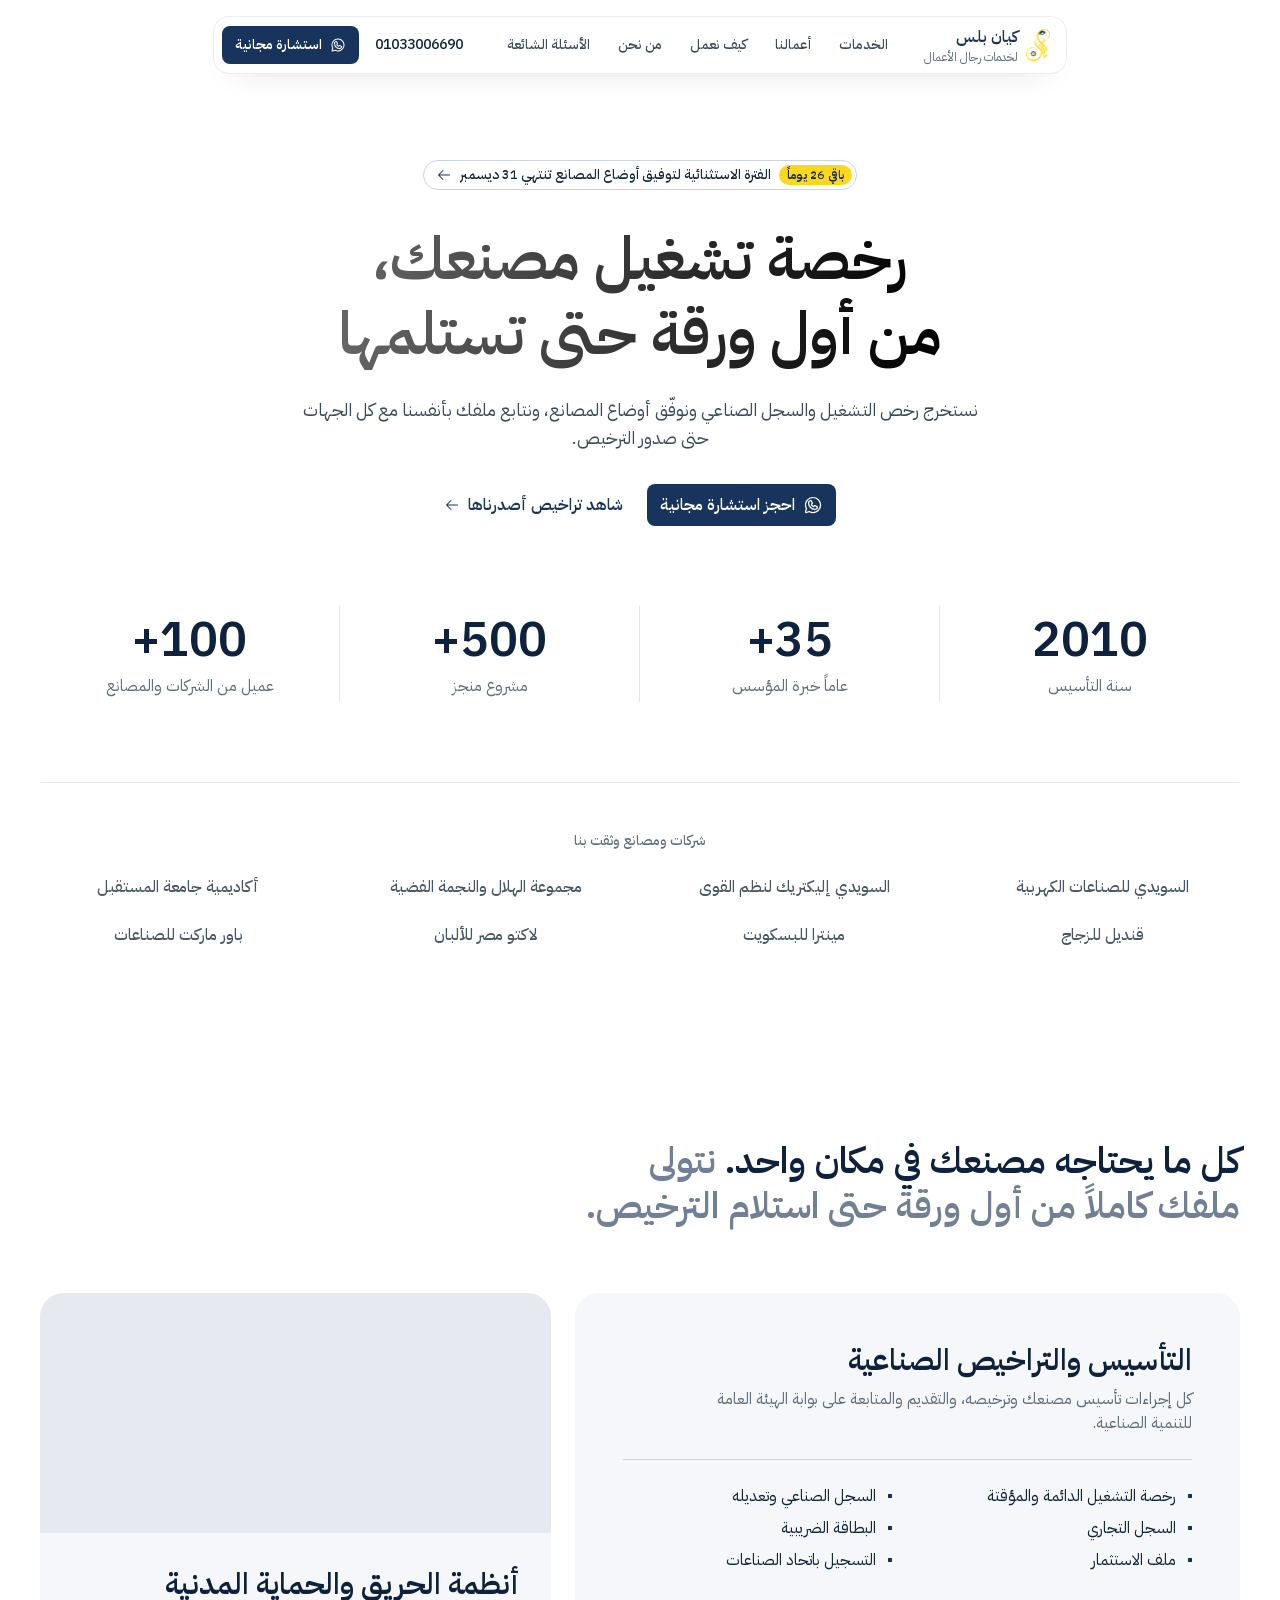
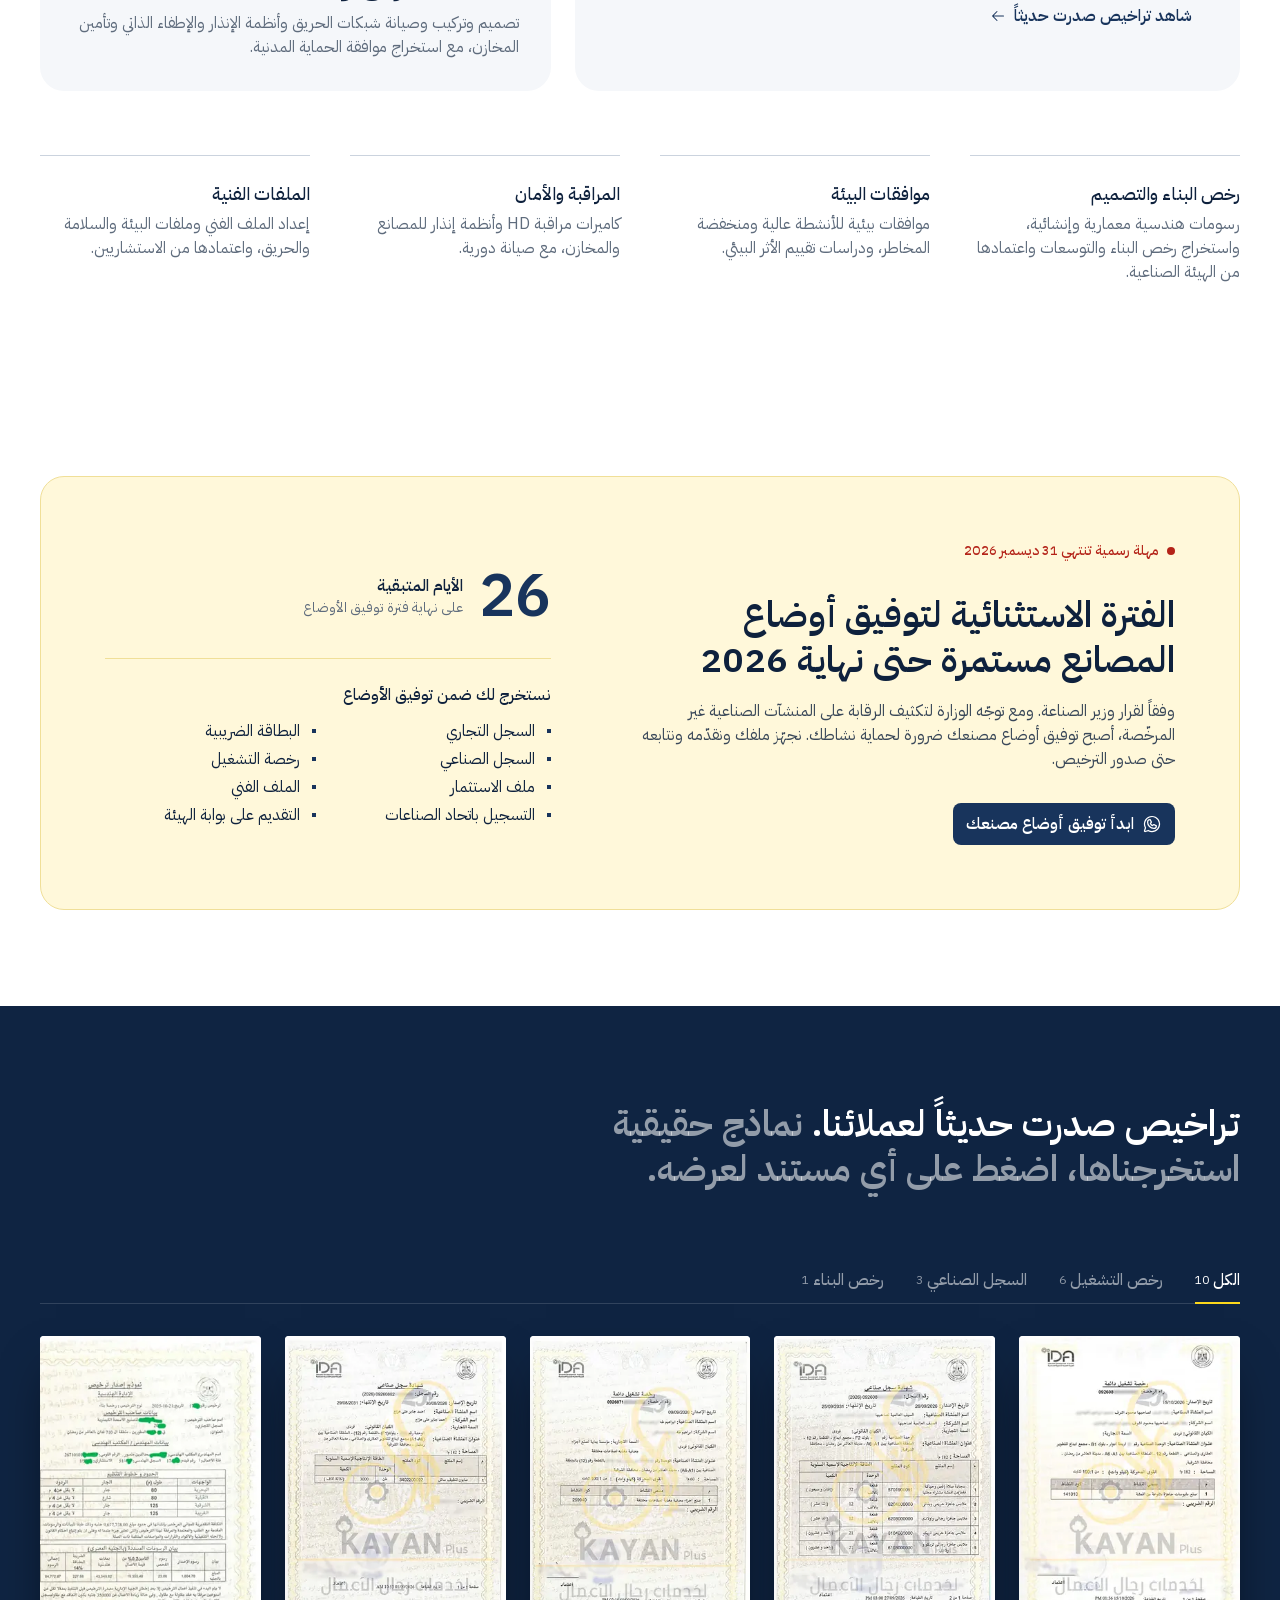
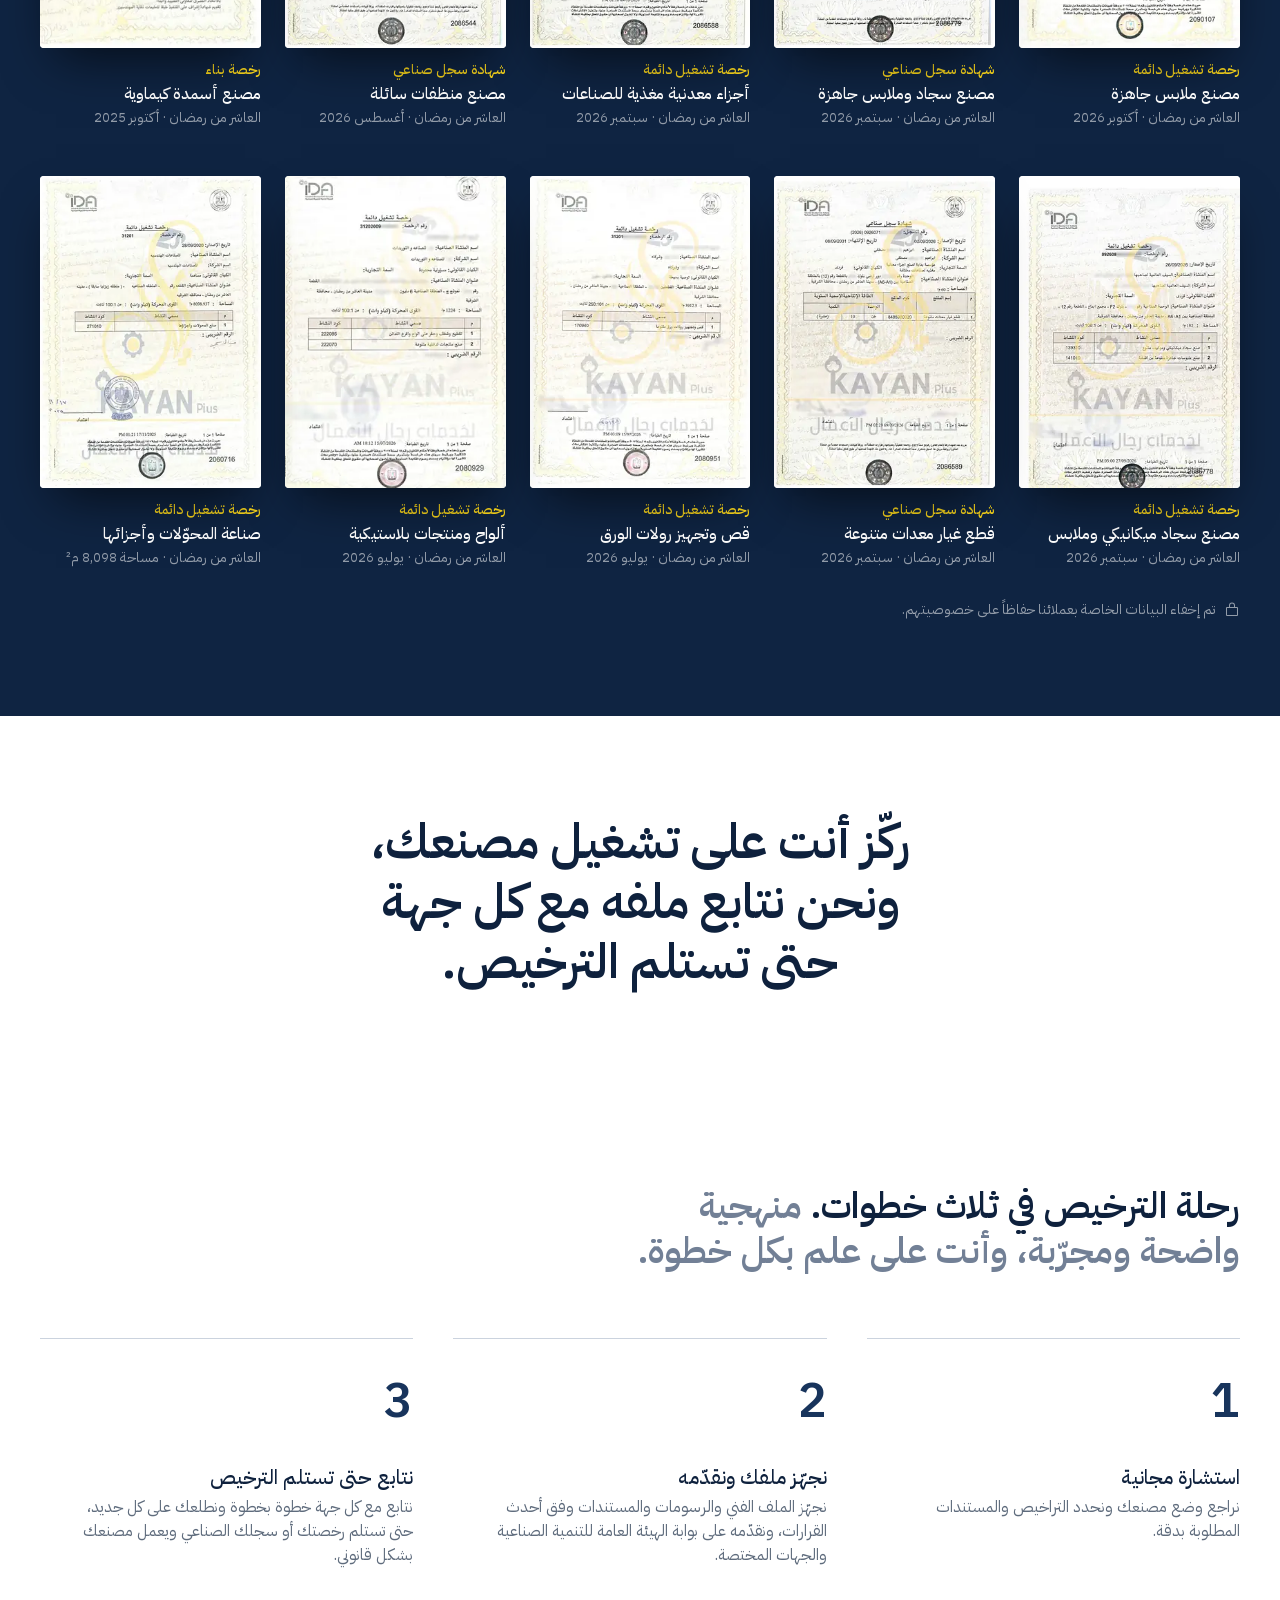
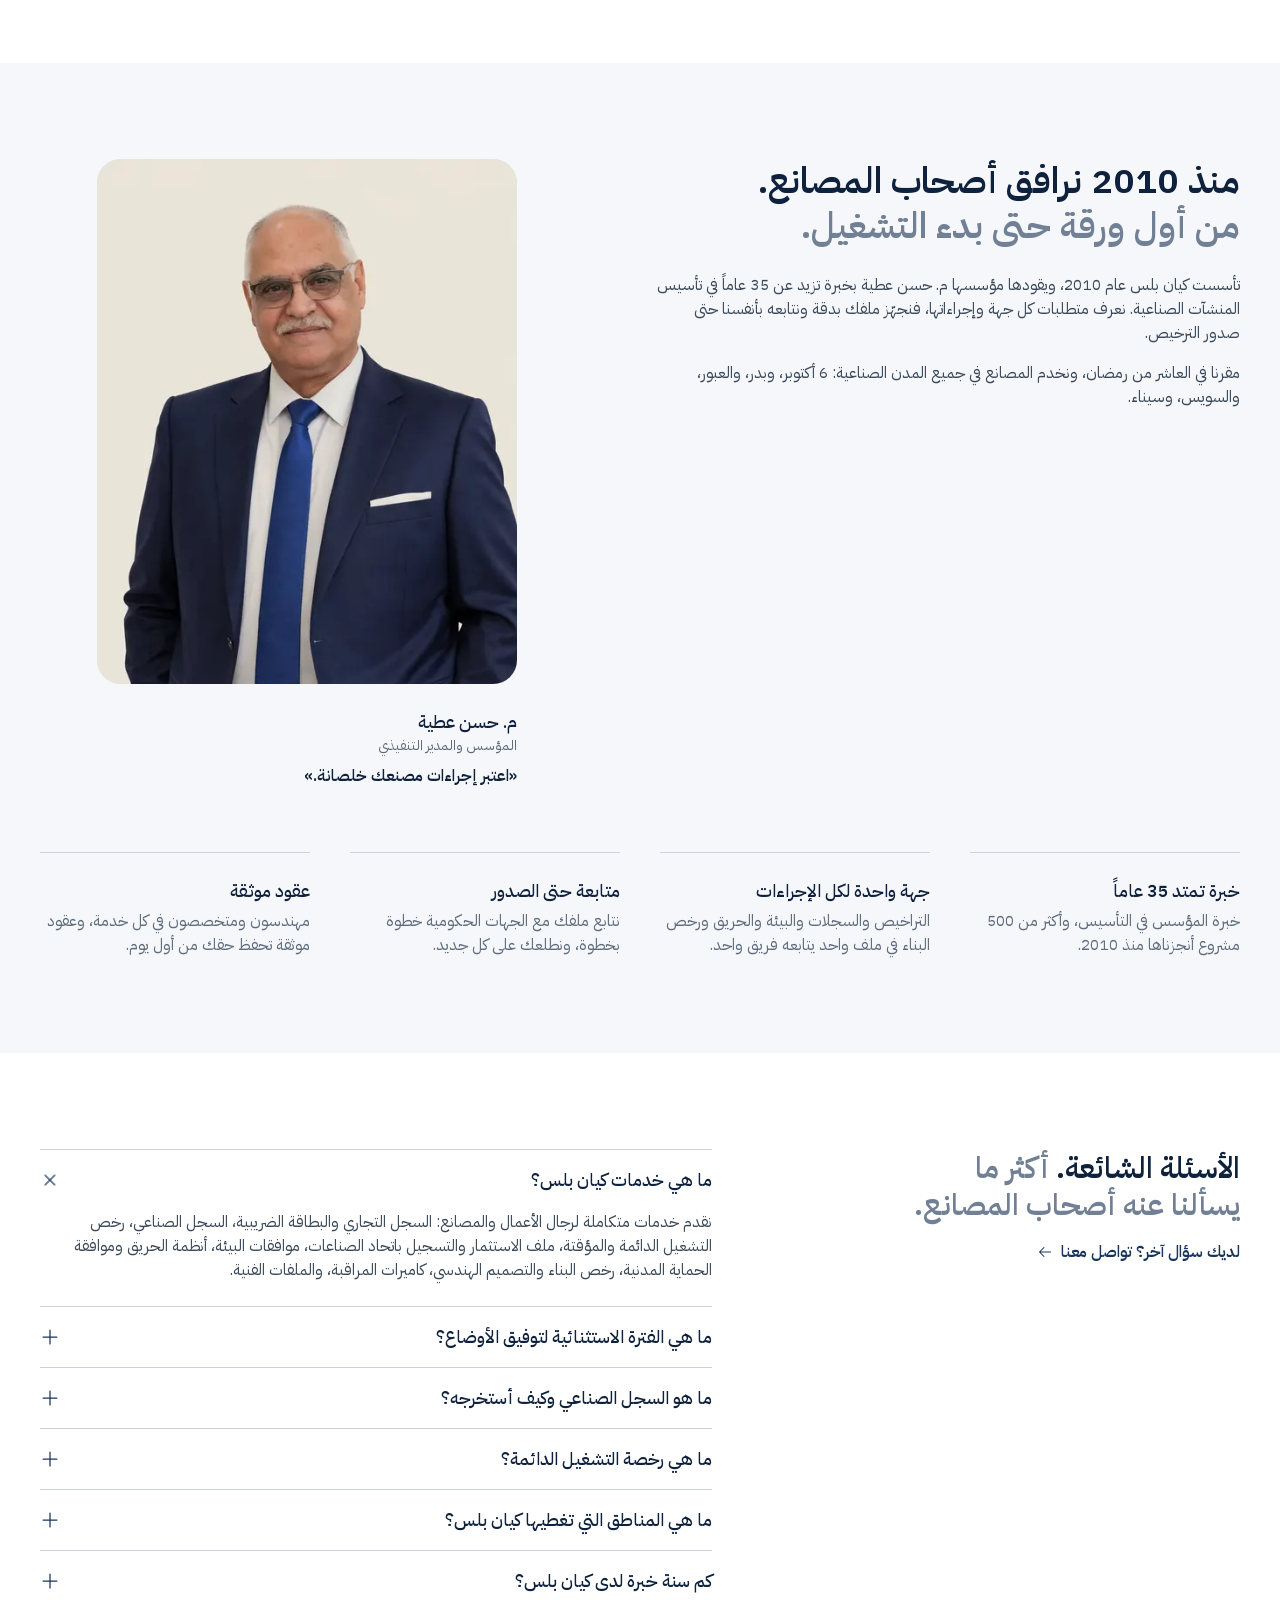
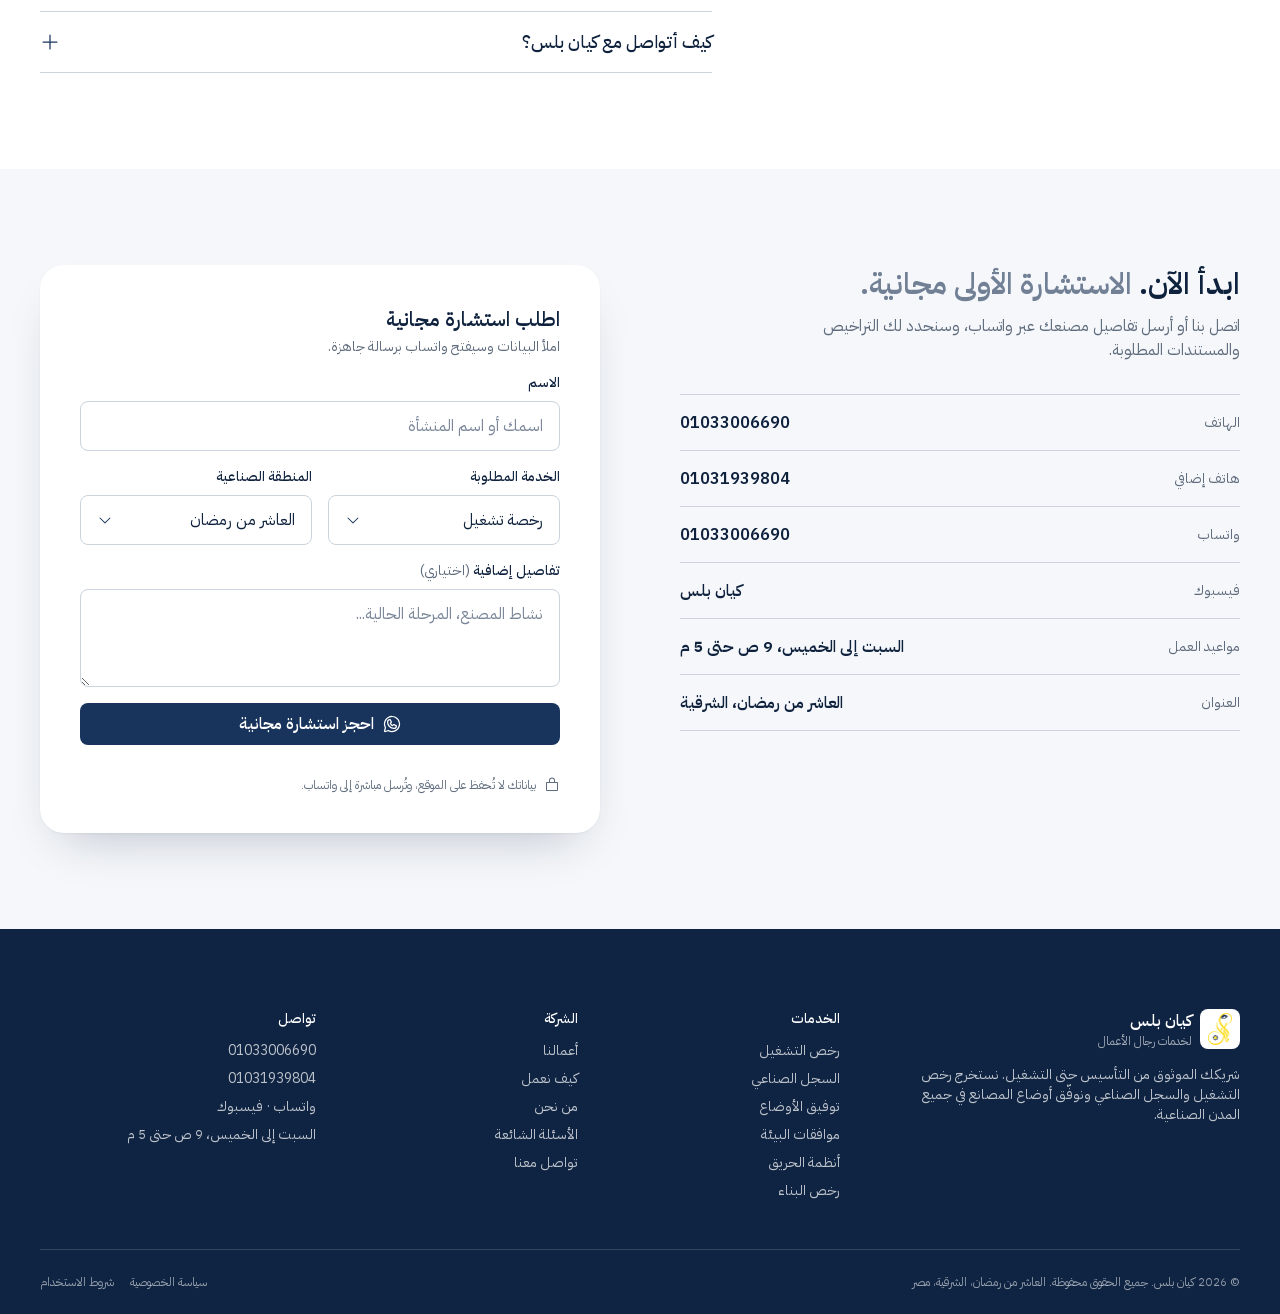
<file: index.html>
<!DOCTYPE html>
<html lang="ar" dir="rtl" data-campaign-end="2026-12-31T23:59:59+02:00">
<head>
    <meta charset="UTF-8">
    <meta name="viewport" content="width=device-width, initial-scale=1, viewport-fit=cover">
    <title>كيان بلس | رخص التشغيل والسجل الصناعي وتوفيق أوضاع المصانع</title>
    <meta name="description" content="كيان بلس شريكك الموثوق من التأسيس حتى التشغيل: استخراج رخص التشغيل الدائمة والسجل الصناعي والسجل التجاري، توفيق أوضاع المصانع، موافقات البيئة، أنظمة الحريق ورخص البناء في العاشر من رمضان و6 أكتوبر وبدر والعبور.">
    <meta name="keywords" content="كيان بلس, Kayan Plus, توفيق الأوضاع, توفيق أوضاع المصانع, رخصة تشغيل, رخصة تشغيل دائمة, رخصة تشغيل مؤقتة, السجل الصناعي, شهادة سجل صناعي, السجل التجاري, البطاقة الضريبية, ملف الاستثمار, اتحاد الصناعات, الهيئة العامة للتنمية الصناعية, بوابة الهيئة العامة للتنمية الصناعية, تراخيص صناعية, تأسيس مصانع, موافقات البيئة, تقييم الأثر البيئي, أنظمة الحريق, الحماية المدنية, رخص البناء, رسومات هندسية, كاميرات مراقبة, ملفات فنية, تعديل السجل الصناعي, توسعات صناعية, العاشر من رمضان, 6 أكتوبر, مدينة بدر, العبور, السويس, سيناء, مهندس حسن عطية, industrial licensing Egypt, factory operating license">
    <meta name="author" content="كيان بلس - Kayan Plus">
    <meta name="robots" content="index, follow, max-image-preview:large, max-snippet:-1, max-video-preview:-1">
    <meta name="theme-color" content="#FFFFFF">
    <meta name="color-scheme" content="light">
    <meta name="geo.region" content="EG">
    <meta name="geo.placename" content="العاشر من رمضان">
    <meta name="geo.position" content="30.2977;31.7459">
    <meta name="ICBM" content="30.2977, 31.7459">
    <meta name="google-site-verification" content="K6uehS2NmzgkXFwJsWLcz8niK_lvTSlVMHAF6l8Vy1U">
    <link rel="canonical" href="https://kayanplus.com/">

    <meta property="og:type" content="website">
    <meta property="og:url" content="https://kayanplus.com/">
    <meta property="og:site_name" content="كيان بلس">
    <meta property="og:locale" content="ar_EG">
    <meta property="og:title" content="كيان بلس | رخص التشغيل والسجل الصناعي وتوفيق أوضاع المصانع">
    <meta property="og:description" content="نستخرج لك رخصة التشغيل والسجل الصناعي وكل تراخيص مصنعك، من التأسيس حتى التشغيل. استشارة مجانية: 01033006690">
    <meta property="og:image" content="https://kayanplus.com/assets/img/og-image.jpg">
    <meta property="og:image:width" content="1200">
    <meta property="og:image:height" content="628">
    <meta property="og:image:alt" content="كيان بلس: استخراج رخصة التشغيل وخدمات التراخيص الصناعية">
    <meta name="twitter:card" content="summary_large_image">
    <meta name="twitter:title" content="كيان بلس | رخص التشغيل والسجل الصناعي وتوفيق أوضاع المصانع">
    <meta name="twitter:description" content="شريكك الموثوق من التأسيس حتى التشغيل: خدمات التراخيص الصناعية المتكاملة.">
    <meta name="twitter:image" content="https://kayanplus.com/assets/img/og-image.jpg">

    <link rel="icon" href="assets/img/brand/favicon-32.png" sizes="32x32" type="image/png">
    <link rel="icon" href="assets/img/brand/favicon-192.png" sizes="192x192" type="image/png">
    <link rel="apple-touch-icon" href="assets/img/brand/apple-touch-icon.png">
    <link rel="preload" href="assets/fonts/ibm-plex-sans-arabic-400.woff2" as="font" type="font/woff2" crossorigin>
    <link rel="preload" href="assets/fonts/ibm-plex-sans-arabic-600.woff2" as="font" type="font/woff2" crossorigin>

    <script type="application/ld+json">
    {
        "@context": "https://schema.org",
        "@graph": [
            {
                "@type": "Organization",
                "@id": "https://kayanplus.com/#org",
                "name": "كيان بلس",
                "alternateName": ["Kayan Plus", "KAYAN PLUS", "كيان"],
                "url": "https://kayanplus.com/",
                "logo": { "@type": "ImageObject", "url": "https://kayanplus.com/assets/img/brand/logo-512.png", "width": 465, "height": 512 },
                "foundingDate": "2010",
                "founder": { "@type": "Person", "name": "المهندس حسن عطية", "alternateName": "Eng. Hassan Attia", "jobTitle": "المؤسس والمدير التنفيذي", "description": "خبرة تزيد عن 35 عاماً في التأسيس" },
                "contactPoint": [
                    { "@type": "ContactPoint", "telephone": "+201033006690", "contactType": "customer service", "areaServed": "EG", "availableLanguage": ["ar", "en"] },
                    { "@type": "ContactPoint", "telephone": "+201031939804", "contactType": "customer service", "areaServed": "EG", "availableLanguage": "ar" }
                ],
                "sameAs": ["https://www.facebook.com/profile.php?id=61578615637746"]
            },
            {
                "@type": "ProfessionalService",
                "@id": "https://kayanplus.com/#business",
                "name": "كيان بلس - Kayan Plus",
                "description": "خدمات رجال الأعمال والتراخيص الصناعية: رخص التشغيل، السجل الصناعي، السجل التجاري والبطاقة الضريبية، توفيق أوضاع المصانع، موافقات البيئة، أنظمة الحريق، رخص البناء وكاميرات المراقبة.",
                "url": "https://kayanplus.com/",
                "image": "https://kayanplus.com/assets/img/og-image.jpg",
                "logo": "https://kayanplus.com/assets/img/brand/logo-512.png",
                "telephone": "+201033006690",
                "email": "info@kayanplus.com",
                "priceRange": "$$",
                "parentOrganization": { "@id": "https://kayanplus.com/#org" },
                "address": { "@type": "PostalAddress", "addressLocality": "العاشر من رمضان", "addressRegion": "الشرقية", "addressCountry": "EG" },
                "geo": { "@type": "GeoCoordinates", "latitude": 30.2977, "longitude": 31.7459 },
                "openingHoursSpecification": [{
                    "@type": "OpeningHoursSpecification",
                    "dayOfWeek": ["Saturday", "Sunday", "Monday", "Tuesday", "Wednesday", "Thursday"],
                    "opens": "09:00",
                    "closes": "17:00"
                }],
                "areaServed": ["العاشر من رمضان", "6 أكتوبر", "بدر", "العبور", "السويس", "سيناء", "مصر"],
                "hasOfferCatalog": {
                    "@type": "OfferCatalog",
                    "name": "خدمات كيان بلس",
                    "itemListElement": [
                        { "@type": "Offer", "itemOffered": { "@type": "Service", "name": "استخراج رخصة التشغيل الدائمة والمؤقتة" } },
                        { "@type": "Offer", "itemOffered": { "@type": "Service", "name": "توفيق أوضاع المنشآت الصناعية" } },
                        { "@type": "Offer", "itemOffered": { "@type": "Service", "name": "استخراج وتعديل السجل الصناعي" } },
                        { "@type": "Offer", "itemOffered": { "@type": "Service", "name": "السجل التجاري والبطاقة الضريبية" } },
                        { "@type": "Offer", "itemOffered": { "@type": "Service", "name": "ملف الاستثمار والتسجيل باتحاد الصناعات" } },
                        { "@type": "Offer", "itemOffered": { "@type": "Service", "name": "رخص البناء والتصميم الهندسي" } },
                        { "@type": "Offer", "itemOffered": { "@type": "Service", "name": "موافقات البيئة وتقييم الأثر البيئي" } },
                        { "@type": "Offer", "itemOffered": { "@type": "Service", "name": "أنظمة الحريق وموافقة الحماية المدنية" } },
                        { "@type": "Offer", "itemOffered": { "@type": "Service", "name": "كاميرات المراقبة وأنظمة الأمان" } },
                        { "@type": "Offer", "itemOffered": { "@type": "Service", "name": "إعداد الملفات الفنية" } }
                    ]
                }
            },
            {
                "@type": "WebSite",
                "@id": "https://kayanplus.com/#website",
                "url": "https://kayanplus.com/",
                "name": "كيان بلس",
                "alternateName": "Kayan Plus",
                "inLanguage": "ar",
                "publisher": { "@id": "https://kayanplus.com/#org" }
            },
            {
                "@type": "FAQPage",
                "@id": "https://kayanplus.com/#faq",
                "mainEntity": [
                    { "@type": "Question", "name": "ما هي خدمات كيان بلس؟", "acceptedAnswer": { "@type": "Answer", "text": "نقدم خدمات متكاملة لرجال الأعمال والمصانع: السجل التجاري والبطاقة الضريبية، السجل الصناعي، رخص التشغيل الدائمة والمؤقتة، ملف الاستثمار والتسجيل باتحاد الصناعات، موافقات البيئة، أنظمة الحريق وموافقة الحماية المدنية، رخص البناء والتصميم الهندسي، كاميرات المراقبة، والملفات الفنية." } },
                    { "@type": "Question", "name": "ما هي الفترة الاستثنائية لتوفيق الأوضاع؟", "acceptedAnswer": { "@type": "Answer", "text": "هي فترة استثنائية لتوفيق أوضاع المنشآت الصناعية غير المرخّصة، ومستمرة حتى نهاية 2026 وفقاً لقرار وزير الصناعة. ومع توجّه وزارة الصناعة لتكثيف الرقابة على المنشآت غير المرخّصة، أصبح توفيق أوضاع مصنعك ضرورة لحماية نشاطك واستمرار أعمالك." } },
                    { "@type": "Question", "name": "ما هو السجل الصناعي وكيف أستخرجه؟", "acceptedAnswer": { "@type": "Answer", "text": "السجل الصناعي وثيقة رسمية تثبت تسجيل المنشأة الصناعية لدى الهيئة العامة للتنمية الصناعية. نساعدك في استخراجه بسهولة مع كل الموافقات المطلوبة، ونتولى تقديم الملف ومتابعته حتى صدور الشهادة." } },
                    { "@type": "Question", "name": "ما هي رخصة التشغيل الدائمة؟", "acceptedAnswer": { "@type": "Answer", "text": "رخصة التشغيل الدائمة هي الترخيص النهائي الذي يسمح للمصنع بالعمل بشكل قانوني. نستخرجها لك بعد استيفاء جميع الاشتراطات، ونتابع الملف مع الجهات المختصة حتى صدور الرخصة." } },
                    { "@type": "Question", "name": "ما هي المناطق التي تغطيها كيان بلس؟", "acceptedAnswer": { "@type": "Answer", "text": "نغطي جميع المناطق الصناعية في مصر: العاشر من رمضان، 6 أكتوبر، بدر، العبور، السويس، سيناء، وجميع المدن الصناعية." } },
                    { "@type": "Question", "name": "كم سنة خبرة لدى كيان بلس؟", "acceptedAnswer": { "@type": "Answer", "text": "تأسست كيان بلس منذ أكثر من 15 عاماً، ويقودها مؤسسها م. حسن عطية بخبرة تزيد عن 35 عاماً في التأسيس. أنجزنا أكثر من 500 مشروع بنسبة نجاح 99%." } },
                    { "@type": "Question", "name": "كيف أتواصل مع كيان بلس؟", "acceptedAnswer": { "@type": "Answer", "text": "اتصل بنا على 01033006690 أو 01031939804، أو راسلنا على واتساب 01033006690، والاستشارة الأولى مجانية. مواعيد العمل من السبت إلى الخميس، من 9 صباحاً حتى 5 مساءً." } }
                ]
            }
        ]
    }
    </script>
    <script>
        (function (root) {
            // After the "توفيق الأوضاع" deadline, hide the campaign blocks before the first paint.
            if (Date.now() > Date.parse(root.dataset.campaignEnd)) root.classList.add('campaign-over');
            // Sections fade up as they scroll into view (main.js marks them).
            // If main.js never runs, show everything instead of a blank page.
            if ('IntersectionObserver' in window) {
                root.classList.add('reveal-on');
                setTimeout(function () {
                    if (!root.classList.contains('js-ready')) root.classList.remove('reveal-on');
                }, 4000);
            }
        })(document.documentElement);
    </script>

    <style>
        /* =====================================================================
           Kayan Plus: design system (follows the landing-page-design skill)
           - One typeface: IBM Plex Sans Arabic 400/500/600. The skill's Latin
             faces have no Arabic glyphs. No italics, nothing heavier than 600.
           - Every text element uses a named text style token (--heading-1 …
             --caption-5) sized on Tailwind's type scale. Arabic exception:
             Heading 1 to 4 use Tailwind's leading-tight (1.25), because the
             step's own 1 to 1.2 line height makes Arabic descenders collide.
           - Spacing only from 0 2 4 8 12 16 24 32 40 48 64 80 96 (px).
           - Radii only from Tailwind: 4 8 12 16 24 and full.
           - Motion: one curve, cubic-bezier(.22,1,.36,1); transform and
             opacity only (plus colour shifts on hover).
           Navy #18345C is the brand colour; yellow #FCD81C is an accent and is
           never text on white. Mobile first: base rules are the phone layout.
           ===================================================================== */

        @font-face{font-family:"IBM Plex Sans Arabic";font-style:normal;font-weight:400;font-display:swap;src:url(assets/fonts/ibm-plex-sans-arabic-400.woff2) format("woff2")}
        @font-face{font-family:"IBM Plex Sans Arabic";font-style:normal;font-weight:500;font-display:swap;src:url(assets/fonts/ibm-plex-sans-arabic-500.woff2) format("woff2")}
        @font-face{font-family:"IBM Plex Sans Arabic";font-style:normal;font-weight:600;font-display:swap;src:url(assets/fonts/ibm-plex-sans-arabic-600.woff2) format("woff2")}

        :root{
            color-scheme:light;
            --font:"IBM Plex Sans Arabic",system-ui,"Segoe UI",sans-serif;

            --ink:#0E213D;
            --navy:#18345C;
            --navy-900:#0F2442;
            --navy-600:#2D5585;
            --navy-50:#EEF2F7;
            --yellow:#FCD81C;
            --tint:#FFF8DA;
            --tint-line:#F0DF98;
            --red:#B42318;
            --text:#3A4859;
            --muted:#5F6C7D;
            --tone:#728096;
            --line:#E3E7ED;
            --line-2:#CBD3DE;
            --bg:#FFFFFF;
            --bg-soft:#F5F7FA;
            --on-dark:rgba(255,255,255,.72);
            --on-dark-2:rgba(255,255,255,.55);
            --line-dark:rgba(255,255,255,.14);

            /* Text styles: weight size/line-height */
            --heading-1:600 3.75rem/1.25 var(--font);
            --heading-2:600 3rem/1.25 var(--font);
            --heading-3:600 2.25rem/1.25 var(--font);
            --heading-4:600 1.875rem/1.25 var(--font);
            --heading-5:600 1.5rem/2rem var(--font);
            --heading-6:600 1.25rem/1.75rem var(--font);
            --title-1:500 1.25rem/1.75rem var(--font);
            --title-2:500 1.125rem/1.75rem var(--font);
            --title-3:500 1rem/1.5rem var(--font);
            --title-4:500 .875rem/1.25rem var(--font);
            --body-1:600 1rem/1.5rem var(--font);
            --body-3:400 1rem/1.5rem var(--font);
            --body-6:400 .875rem/1.25rem var(--font);
            --body-7:400 1.125rem/1.75rem var(--font); /* added: lead paragraphs (text-lg, Regular) */
            --button-md:600 1rem/1.5rem var(--font);
            --button-sm:600 .875rem/1.25rem var(--font);
            --caption-1:500 .875rem/1.25rem var(--font);
            --caption-2:400 .875rem/1.25rem var(--font);
            --caption-3:600 .75rem/1rem var(--font);
            --caption-5:400 .75rem/1rem var(--font);

            --ease:cubic-bezier(.22,1,.36,1);
            --t-move:500ms;
            --t-fade:300ms;

            --gutter:24px;
            --container:1200px;
            --radius:16px;
        }
        @media (min-width:768px){:root{--gutter:32px}}
        @media (min-width:1024px){:root{--gutter:40px;--radius:24px}}

        /* ---------- Base ---------- */
        *,*::before,*::after{box-sizing:border-box;margin:0;padding:0}
        html{-webkit-text-size-adjust:100%;text-size-adjust:100%;scroll-behavior:smooth;scroll-padding-top:96px}
        html.menu-open{overflow:hidden}
        body{font:var(--body-3);color:var(--text);background:var(--bg);overflow-x:hidden;overflow-x:clip;font-synthesis:none;-webkit-font-smoothing:antialiased;-moz-osx-font-smoothing:grayscale;-webkit-tap-highlight-color:transparent}
        h1,h2,h3{color:var(--ink);text-wrap:balance}
        p,li{text-wrap:pretty}
        b,strong{font-weight:600}
        a{color:inherit;text-decoration:none}
        img,svg{display:block;max-width:100%}
        img{height:auto}
        ul,ol{list-style:none}
        button,input,select,textarea{font:inherit;color:inherit}
        button{background:none;border:0;cursor:pointer}
        ::selection{background:var(--yellow);color:var(--navy-900)}
        :focus-visible{outline:2px solid var(--navy-600);outline-offset:2px}
        [hidden],.campaign-over [data-campaign]{display:none!important}

        .sprite{position:absolute;width:0;height:0;overflow:hidden}
        .i{width:20px;height:20px;flex:none;fill:currentColor}
        .container{width:min(100% - 2 * var(--gutter),var(--container));margin-inline:auto}
        .skip-link{position:fixed;top:16px;inset-inline-start:16px;z-index:200;padding:8px 12px;border-radius:8px;background:var(--navy);color:#fff;font:var(--button-md);transform:translateY(-200%);transition:transform var(--t-move) var(--ease)}
        .skip-link:focus{transform:none}
        .ltr{direction:ltr;unicode-bidi:isolate;display:inline-block}
        .lg-only{display:none}
        @media (min-width:768px){.lg-only{display:inline}.sm-only{display:none}}

        /* ---------- Buttons and links ---------- */
        .btn{display:inline-flex;align-items:center;justify-content:center;gap:8px;padding:8px 12px;border:1px solid transparent;border-radius:8px;font:var(--button-md);white-space:nowrap;transition:background-color var(--t-fade) var(--ease),border-color var(--t-fade) var(--ease),color var(--t-fade) var(--ease),transform var(--t-move) var(--ease)}
        .btn:active{transform:scale(.98)}
        .btn-primary{background:var(--navy);color:#fff}
        .btn-primary:hover{background:var(--navy-900)}
        .btn-secondary{background:#fff;color:var(--navy);border-color:var(--line-2)}
        .btn-secondary:hover{border-color:var(--navy);background:var(--navy-50)}
        .btn-sm{font:var(--button-sm)}
        .btn-sm .i{width:16px;height:16px}
        .btn-block{width:100%}
        .text-link{display:inline-flex;align-items:center;gap:8px;color:var(--navy);font:var(--body-1);transition:color var(--t-fade) var(--ease)}
        .text-link .i{width:16px;height:16px;transition:transform var(--t-move) var(--ease)}
        .text-link:hover{color:var(--navy-600)}
        .text-link:hover .i{transform:translateX(-4px)}
        .text-link:active .i{transform:translateX(-2px)}

        /* ---------- Header: floating bar ---------- */
        .hdr{position:fixed;top:12px;inset-inline:0;z-index:60;display:flex;justify-content:center;padding-inline:12px;pointer-events:none}
        .hdr-in{display:flex;align-items:center;gap:16px;max-width:100%;padding:8px;padding-inline-start:16px;border:1px solid rgba(14,33,61,.08);border-radius:16px;background:rgba(255,255,255,.75);-webkit-backdrop-filter:blur(16px) saturate(1.5);backdrop-filter:blur(16px) saturate(1.5);box-shadow:0 12px 32px -24px rgba(14,33,61,.4);pointer-events:auto}
        .brand{display:flex;align-items:center;gap:8px;flex:none}
        .brand img{width:auto;height:32px}
        .brand-text{display:flex;flex-direction:column}
        .brand-text b{color:var(--navy);font:var(--body-1)}
        .brand-text small{color:var(--muted);font:var(--caption-5)}
        .hdr-nav{display:none}
        .hdr-nav a{display:block;padding:8px 12px;border-radius:8px;color:var(--text);font:var(--title-4);transition:color var(--t-fade) var(--ease),background-color var(--t-fade) var(--ease)}
        .hdr-nav a:hover{color:var(--ink);background:rgba(14,33,61,.05)}
        .hdr-nav a[aria-current="true"]{color:var(--ink);background:var(--navy-50)}
        .hdr-actions{display:flex;align-items:center;gap:8px}
        .hdr-phone{display:none;padding:8px;color:var(--ink);font:var(--title-4);transition:color var(--t-fade) var(--ease)}
        .hdr-phone:hover{color:var(--navy-600)}
        /* Menu toggle: two drawn lines that turn into an X. */
        .burger{position:relative;width:40px;height:40px;border-radius:8px;color:var(--ink);transition:background-color var(--t-fade) var(--ease)}
        .burger:hover{background:rgba(14,33,61,.05)}
        .burger::before,.burger::after{content:"";position:absolute;inset:0;width:16px;height:2px;margin:auto;border-radius:2px;background:currentColor;transition:transform var(--t-move) var(--ease)}
        .burger::before{transform:translateY(-4px) rotate(0)}
        .burger::after{transform:translateY(4px) rotate(0)}
        .burger[aria-expanded="true"]::before{transform:translateY(0) rotate(45deg)}
        .burger[aria-expanded="true"]::after{transform:translateY(0) rotate(-45deg)}
        @media (min-width:1024px){
            .hdr{top:16px}
            .hdr-in{gap:24px}
            .hdr-nav{display:flex;gap:4px}
            .burger{display:none}
        }
        @media (min-width:1200px){.hdr-phone{display:block}}

        /* ---------- Mobile menu: full height panel ---------- */
        .mmenu{position:fixed;inset:0;z-index:55;display:flex;flex-direction:column;padding:96px var(--gutter) calc(24px + env(safe-area-inset-bottom));background:rgba(255,255,255,.9);-webkit-backdrop-filter:blur(24px) saturate(1.5);backdrop-filter:blur(24px) saturate(1.5);overflow-y:auto;overscroll-behavior:contain;opacity:0;visibility:hidden;transition:opacity var(--t-fade) var(--ease),visibility 0s var(--ease) var(--t-fade)}
        .mmenu.is-open{opacity:1;visibility:visible;transition:opacity var(--t-fade) var(--ease),visibility 0s var(--ease)}
        .mmenu-links li,.mmenu-cta{opacity:0;transform:translateY(24px);transition:opacity var(--t-move) var(--ease),transform var(--t-move) var(--ease)}
        .mmenu.is-open .mmenu-links li,.mmenu.is-open .mmenu-cta{opacity:1;transform:none;transition-delay:min(calc(var(--i) * 60ms),400ms)}
        .mmenu-links a{display:flex;align-items:center;justify-content:space-between;padding-block:16px;border-bottom:1px solid var(--line);color:var(--ink);font:var(--title-1);transition:color var(--t-fade) var(--ease)}
        .mmenu-links a:hover{color:var(--navy-600)}
        .mmenu-links .i{width:16px;height:16px;color:var(--muted)}
        .mmenu-cta{display:grid;gap:8px;margin-top:auto;padding-top:24px}
        @media (min-width:1024px){.mmenu{display:none}}

        /* ---------- Hero ---------- */
        main{padding-top:80px}
        .hero{padding-block:48px 64px;text-align:center}
        .announce{display:inline-flex;align-items:center;gap:8px;max-width:100%;margin-bottom:32px;padding:4px;padding-inline-end:12px;border:1px solid var(--line-2);border-radius:9999px;color:var(--ink);font:var(--caption-1);transition:border-color var(--t-fade) var(--ease),background-color var(--t-fade) var(--ease),transform var(--t-move) var(--ease)}
        .announce:hover{border-color:var(--navy);background:var(--bg-soft)}
        .announce:active{transform:scale(.98)}
        .announce-tag{flex:none;padding:2px 8px;border-radius:9999px;background:var(--yellow);color:var(--navy-900);font:var(--caption-3)}
        .announce-text{min-width:0;overflow:hidden;white-space:nowrap;text-overflow:ellipsis}
        .announce .i{width:16px;height:16px;color:var(--navy)}
        /* Heading gradient runs with the reading direction: darkest where the line starts (right). */
        .hero h1{width:fit-content;max-width:680px;margin-inline:auto;font:var(--heading-3);background:linear-gradient(to left,#000000,#666666);-webkit-background-clip:text;background-clip:text;color:transparent;-webkit-text-fill-color:transparent}
        .hero h1::selection,.hero h1 ::selection{-webkit-text-fill-color:var(--navy-900)}
        .hero h1 span{display:block}
        .hero-lead{max-width:680px;margin:24px auto 0;font:var(--body-3)}
        .hero-cta{display:flex;flex-direction:column;align-items:center;gap:16px;margin-top:32px}
        .facts{display:grid;grid-template-columns:1fr 1fr;margin-top:64px}
        .facts li{padding:16px 8px}
        .facts li:nth-child(even){border-inline-start:1px solid var(--line)}
        .facts li:nth-child(n+3){border-top:1px solid var(--line)}
        .facts b{display:block;color:var(--ink);font:var(--heading-4);font-variant-numeric:tabular-nums}
        .facts li>span{display:block;margin-top:4px;color:var(--muted);font:var(--caption-2)}
        @media (min-width:640px){
            .hero h1{font:var(--heading-2)}
            .hero-lead{font:var(--body-7)}
            .hero-cta{flex-direction:row;justify-content:center;gap:24px}
        }
        @media (min-width:1024px){
            main{padding-top:96px}
            .hero{padding-block:64px 80px}
            .hero h1{font:var(--heading-1)}
            .facts{grid-template-columns:repeat(4,minmax(0,1fr));margin-top:80px}
            .facts li{padding:4px 16px}
            .facts li+li{border-inline-start:1px solid var(--line)}
            .facts li:nth-child(n+3){border-top:0}
            .facts b{font:var(--heading-2);font-variant-numeric:tabular-nums}
            .facts li>span{font:var(--body-3)}
        }
        @media (forced-colors:active){.hero h1{background:none;-webkit-text-fill-color:currentColor}}

        /* ---------- Clients strip ---------- */
        .clients-band{padding-bottom:64px;text-align:center}
        .clients-band .container{padding-top:40px;border-top:1px solid var(--line)}
        .clients-band h2{margin-bottom:24px;color:var(--muted);font:var(--caption-1)}
        .clients{display:grid;grid-template-columns:1fr 1fr;gap:16px}
        .clients li{color:#475569;font:var(--title-4)}
        @media (min-width:1024px){
            .clients-band{padding-bottom:96px}
            .clients-band .container{padding-top:48px}
            .clients{grid-template-columns:repeat(4,minmax(0,1fr));gap:24px 32px}
            .clients li{font:var(--title-3)}
        }

        /* ---------- Sections ---------- */
        .section{padding-block:64px}
        .section--soft{background:var(--bg-soft)}
        .section--flush-top{padding-top:0}
        .sh{max-width:864px;margin-bottom:40px}
        .sh h2,.about h2,.campaign h2{font:var(--heading-5)}
        .sh h2 span,.about h2 span,.contact h2 span{color:var(--tone)}
        .dots li{position:relative;padding-inline-start:16px;color:var(--ink)}
        .dots li::before{content:"";position:absolute;inset-inline-start:0;top:calc(.75rem - 2px);width:4px;height:4px;background:var(--navy)}
        @media (min-width:768px){.sh h2,.about h2,.campaign h2{font:var(--heading-4)}}
        @media (min-width:1024px){
            .section{padding-block:96px}
            .sh{margin-bottom:64px}
            .sh h2,.about h2,.campaign h2{font:var(--heading-3)}
        }

        /* ---------- Services ---------- */
        .svc-feature{display:grid;gap:16px;margin-bottom:48px}
        .panel{overflow:hidden;border-radius:var(--radius);background:var(--bg-soft)}
        .panel h3{margin-bottom:8px;font:var(--heading-5)}
        .panel p{color:var(--muted)}
        .panel--core{padding:24px}
        .panel--core .dots{display:grid;gap:8px 32px;margin-top:24px;padding-top:24px;border-top:1px solid var(--line-2)}
        .panel--core .text-link{margin-top:32px}
        .panel--photo{display:flex;flex-direction:column}
        .panel--photo img{width:100%;aspect-ratio:16/10;object-fit:cover;object-position:center bottom;background:#E6EAF0}
        .panel-body{padding:24px}
        .svc{padding-block:24px;border-top:1px solid var(--line-2)}
        .svc h3{margin-bottom:4px;font:var(--title-2)}
        .svc p{color:var(--muted)}
        @media (min-width:640px){
            .panel--core .dots{grid-template-columns:1fr 1fr}
            .svc-grid{display:grid;grid-template-columns:repeat(2,minmax(0,1fr));column-gap:40px}
        }
        @media (min-width:768px){
            .panel--core{padding:40px}
            .panel-body{padding:32px}
        }
        @media (min-width:1024px){
            .svc-feature{grid-template-columns:minmax(0,1.3fr) minmax(0,1fr);gap:24px;margin-bottom:64px}
            .panel h3{font:var(--heading-4)}
            .panel--core{padding:48px}
            .panel--photo img{flex:1 1 0;min-height:240px;aspect-ratio:auto}
            .svc-grid{grid-template-columns:repeat(4,minmax(0,1fr))}
            .svc{padding-block:24px 0}
        }

        /* ---------- Campaign: status reconciliation ---------- */
        .campaign{display:grid;gap:40px;padding:24px;border:1px solid var(--tint-line);border-radius:var(--radius);background:var(--tint)}
        .kicker{display:flex;align-items:center;gap:8px;margin-bottom:12px;color:var(--red);font:var(--caption-1)}
        .kicker::before{content:"";flex:none;width:8px;height:8px;border-radius:9999px;background:currentColor}
        .campaign h2{margin-bottom:16px}
        .campaign-main>p{max-width:544px;margin-bottom:32px}
        .days{display:flex;align-items:center;gap:16px;padding-bottom:24px;margin-bottom:24px;border-bottom:1px solid var(--tint-line)}
        .days b{color:var(--navy);font:var(--heading-1);font-variant-numeric:tabular-nums}
        .days span{color:var(--ink);font:var(--body-1)}
        .days small{display:block;color:var(--muted);font:var(--caption-2)}
        .campaign-side h3{margin-bottom:12px;font:var(--title-3)}
        .campaign-side .dots{display:grid;grid-template-columns:1fr 1fr;gap:4px 24px}
        @media (max-width:599px){.campaign .btn{width:100%}}
        @media (max-width:359px){.campaign-side .dots{grid-template-columns:1fr}}
        @media (min-width:768px){.campaign{padding:40px}}
        @media (min-width:1024px){.campaign{grid-template-columns:minmax(0,1.1fr) minmax(0,.9fr);gap:80px;align-items:center;padding:64px}}

        /* ---------- Work: issued documents (dark gallery) ---------- */
        .work{background:var(--navy-900);color:var(--on-dark)}
        .work :focus-visible{outline-color:var(--yellow)}
        .work .sh h2{color:#fff}
        .work .sh h2 span{color:var(--on-dark-2)}
        .tabs{display:flex;gap:24px;margin:0 calc(-1 * var(--gutter)) 32px;padding-inline:var(--gutter);box-shadow:inset 0 -1px 0 var(--line-dark);overflow-x:auto;scrollbar-width:none}
        .tabs::-webkit-scrollbar{display:none}
        .filter{flex:none;display:inline-flex;align-items:center;gap:4px;padding-block:12px;color:var(--on-dark-2);font:var(--title-3);white-space:nowrap;transition:color var(--t-fade) var(--ease),transform var(--t-move) var(--ease)}
        .filter span{font:var(--caption-5);font-variant-numeric:tabular-nums}
        .filter:hover{color:#fff}
        .filter:active{transform:translateY(1px)}
        .filter[aria-pressed="true"]{color:#fff;box-shadow:inset 0 -2px 0 var(--yellow)}
        .docs{display:flex;gap:16px;margin-inline:calc(-1 * var(--gutter));padding:4px var(--gutter) 16px;overflow-x:auto;scroll-snap-type:x mandatory;scroll-padding-inline:var(--gutter);overscroll-behavior-x:contain;scrollbar-width:thin;scrollbar-color:rgba(255,255,255,.25) transparent}
        .doc{flex:0 0 min(56vw,240px);display:flex;flex-direction:column;gap:12px;scroll-snap-align:start;animation:fadeIn var(--t-fade) var(--ease) both}
        .doc-open{position:relative;display:block;width:100%;aspect-ratio:1/1.414;overflow:hidden;border-radius:4px;background:#fff;box-shadow:0 24px 48px -16px rgba(0,0,0,.65);transition:transform var(--t-move) var(--ease)}
        .doc-open img{width:100%;height:100%;object-fit:cover;object-position:top}
        .doc-open::after{content:"";position:absolute;inset:0;background:rgba(11,27,51,.66);opacity:0;transition:opacity var(--t-fade) var(--ease)}
        .doc-zoom{position:absolute;inset:0;z-index:1;display:flex;align-items:center;justify-content:center;gap:8px;color:#fff;font:var(--button-sm);opacity:0;transition:opacity var(--t-fade) var(--ease)}
        .doc-open:focus-visible::after,.doc-open:focus-visible .doc-zoom{opacity:1}
        .doc-open:active{transform:scale(.98)}
        @media (hover:hover){
            .doc-open:hover{transform:translateY(-4px)}
            .doc-open:hover::after,.doc-open:hover .doc-zoom{opacity:1}
        }
        .doc-type{color:var(--yellow);font:var(--caption-1)}
        .doc h3{margin-block:2px;color:#fff;font:var(--title-3)}
        .doc h3+p{color:var(--on-dark-2);font:var(--caption-2)}
        .work-note{display:flex;align-items:center;gap:8px;margin-top:32px;color:var(--on-dark-2);font:var(--caption-2)}
        .work-note .i{width:16px;height:16px}
        @media (min-width:768px){.tabs{gap:32px;margin-inline:0;padding-inline:0}}
        @media (min-width:1100px){.docs{display:grid;grid-template-columns:repeat(5,minmax(0,1fr));gap:48px 24px;margin-inline:0;padding:0;overflow:visible}}

        /* ---------- Tagline: words light up one by one on scroll ---------- */
        .tagline{padding-block:96px}
        .tagline-text{max-width:680px;margin-inline:auto;color:var(--ink);font:var(--heading-3);text-align:center}
        .tagline-text>span{display:block}
        .tagline-text.is-split .w{opacity:.3;transition:opacity var(--t-move) var(--ease)}
        .tagline-text.is-split .w.is-on{opacity:1}
        @media (min-width:768px){.tagline-text{font:var(--heading-2)}}

        /* ---------- Process ---------- */
        .steps{display:grid}
        .step{display:grid;grid-template-columns:48px minmax(0,1fr);padding-block:24px;border-top:1px solid var(--line-2)}
        .step:last-child{border-bottom:1px solid var(--line-2)}
        .step-n{grid-row:span 2;color:var(--navy);font:var(--heading-5);font-variant-numeric:tabular-nums}
        .step h3{margin-bottom:4px;font:var(--title-2)}
        .step p{color:var(--muted)}
        @media (min-width:960px){
            .steps{grid-template-columns:repeat(3,minmax(0,1fr));gap:40px}
            .step{display:block;padding-block:32px 0}
            .step:last-child{border-bottom:0}
            .step-n{display:block;margin-bottom:32px;font:var(--heading-2);font-variant-numeric:tabular-nums}
            .step h3{font:var(--title-1)}
        }

        /* ---------- About ---------- */
        .about{display:grid;gap:32px}
        .about h2{margin-bottom:24px}
        .about-text p{max-width:608px}
        .about-text p+p{margin-top:16px}
        .founder{display:grid;grid-template-columns:96px minmax(0,1fr);gap:16px;align-items:center;padding-top:32px;border-top:1px solid var(--line-2)}
        .founder img{width:96px;aspect-ratio:4/5;object-fit:cover;object-position:top;border-radius:12px;background:#E6EAF0}
        .founder b{display:block;color:var(--ink);font:var(--title-2)}
        .founder figcaption>span{display:block;color:var(--muted);font:var(--caption-2)}
        .founder blockquote{margin-top:8px;color:var(--ink);font:var(--body-1)}
        .principles{display:grid;margin-top:48px}
        .principles li{padding-block:24px;border-top:1px solid var(--line-2)}
        .principles h3{margin-bottom:4px;font:var(--title-2)}
        .principles p{color:var(--muted)}
        @media (min-width:640px){.principles{grid-template-columns:1fr 1fr;column-gap:32px}}
        @media (min-width:960px){
            .about{grid-template-columns:minmax(0,1.35fr) minmax(0,1fr);gap:80px;align-items:start}
            .founder{display:block;padding-top:0;border-top:0}
            .founder img{width:100%;max-width:420px;margin-bottom:24px;border-radius:var(--radius)}
        }
        @media (min-width:1024px){
            .principles{grid-template-columns:repeat(4,minmax(0,1fr));column-gap:40px;margin-top:64px}
            .principles li{padding-block:24px 0}
        }

        /* ---------- FAQ ---------- */
        .faq-layout{display:grid}
        .faq-layout .sh{margin-bottom:32px}
        .faq-layout .sh h2,.contact h2{font:var(--heading-5)}
        .faq-layout .text-link{margin-top:16px}
        .faq details{border-bottom:1px solid var(--line-2)}
        .faq details:first-child{border-top:1px solid var(--line-2)}
        .faq summary{display:flex;align-items:center;justify-content:space-between;gap:16px;padding-block:16px;list-style:none;cursor:pointer;color:var(--ink);font:var(--title-2);transition:color var(--t-fade) var(--ease)}
        .faq summary::-webkit-details-marker{display:none}
        .faq summary:hover{color:var(--navy-600)}
        .faq summary .i{color:var(--navy);transition:transform var(--t-move) var(--ease)}
        .faq details[open] summary .i{transform:rotate(45deg)}
        .faq-a{max-width:640px;padding-bottom:24px}
        .faq details[open] .faq-a{animation:rise var(--t-move) var(--ease)}
        @media (min-width:768px){.faq-layout .sh h2,.contact h2{font:var(--heading-4)}}
        @media (min-width:960px){
            .faq-layout{grid-template-columns:minmax(0,.8fr) minmax(0,1.2fr);gap:80px;align-items:start}
            .faq-layout .sh{position:sticky;top:96px;margin-bottom:0}
        }

        /* ---------- Contact ---------- */
        .contact{display:grid;gap:40px}
        .contact h2{margin-bottom:12px}
        .contact-info>p{max-width:512px;color:var(--muted)}
        .contact-list{margin-top:32px;border-top:1px solid var(--line-2)}
        .contact-list li>*{display:flex;align-items:center;justify-content:space-between;gap:16px;min-height:56px;padding-block:8px;border-bottom:1px solid var(--line-2)}
        .contact-list span{color:var(--muted);font:var(--caption-2)}
        .contact-list b{color:var(--ink);font:var(--body-1);text-align:end;transition:color var(--t-fade) var(--ease)}
        .contact-list a:hover b{color:var(--navy-600)}
        .lead-form{display:grid;gap:16px;align-content:start;padding:24px;border-radius:var(--radius);background:#fff;box-shadow:0 1px 2px rgba(14,33,61,.05),0 24px 48px -24px rgba(14,33,61,.28)}
        .form-head{display:grid;gap:4px}
        .form-head h3{font:var(--heading-6)}
        .form-head p{color:var(--muted);font:var(--caption-2)}
        .form-row{display:grid;gap:16px}
        .field{display:grid;gap:8px}
        .field label{color:var(--ink);font:var(--title-4)}
        .field .optional{color:var(--muted);font-weight:400}
        .field input,.field select,.field textarea{width:100%;padding:12px 16px;border:1px solid var(--line-2);border-radius:8px;background:#fff;color:var(--ink);font:var(--body-3);transition:border-color var(--t-fade) var(--ease),box-shadow var(--t-fade) var(--ease)}
        .field textarea{min-height:96px;resize:vertical}
        .field select{appearance:none;-webkit-appearance:none;padding-left:40px;background-image:url("data:image/svg+xml,%3Csvg xmlns='http://www.w3.org/2000/svg' viewBox='0 0 256 256' fill='%2318345C'%3E%3Cpath d='M213.66,101.66l-80,80a8,8,0,0,1-11.32,0l-80-80A8,8,0,0,1,53.66,90.34L128,164.69l74.34-74.35a8,8,0,0,1,11.32,11.32Z'/%3E%3C/svg%3E");background-repeat:no-repeat;background-position:left 16px center;background-size:16px}
        .field input::placeholder,.field textarea::placeholder{color:#7A8699}
        .field input:hover,.field select:hover,.field textarea:hover{border-color:var(--tone)}
        .field input:focus,.field select:focus,.field textarea:focus{outline:none;border-color:var(--navy);box-shadow:0 0 0 4px rgba(24,52,92,.14)}
        .field [aria-invalid="true"]{border-color:var(--red)}
        .field [aria-invalid="true"]:focus{border-color:var(--red);box-shadow:0 0 0 4px rgba(180,35,24,.14)}
        .field-error{display:flex;align-items:center;gap:4px;color:var(--red);font:var(--caption-1)}
        .field-error .i{width:16px;height:16px}
        .form-status{padding:12px 16px;border:1px solid var(--line-2);border-radius:8px;background:var(--bg-soft);color:var(--ink);font:var(--caption-1)}
        .form-status:empty{padding:0;border:0}
        .form-note{display:flex;align-items:center;gap:8px;color:var(--muted);font:var(--caption-5)}
        .form-note .i{width:16px;height:16px}
        @media (min-width:560px){.form-row{grid-template-columns:1fr 1fr}}
        @media (min-width:768px){.lead-form{padding:40px}}
        @media (min-width:960px){.contact{grid-template-columns:minmax(0,1fr) minmax(0,1fr);gap:80px;align-items:start}}

        /* ---------- Footer ---------- */
        .footer{padding-top:64px;background:var(--navy-900);color:var(--on-dark);font:var(--body-6)}
        .footer :focus-visible{outline-color:var(--yellow)}
        .footer-grid{display:grid;grid-template-columns:1fr 1fr;gap:40px 32px}
        .footer-brand,.footer-contact{grid-column:1/-1}
        .footer .brand img{box-sizing:content-box;padding:4px 8px;border-radius:8px;background:#fff}
        .footer .brand-text b{color:#fff}
        .footer .brand-text small{color:rgba(255,255,255,.6)}
        .footer-brand p{max-width:416px;margin-top:16px}
        .f-title{margin-bottom:12px;color:#fff;font:var(--title-4)}
        .footer ul{display:grid;gap:8px}
        .footer a{transition:color var(--t-fade) var(--ease)}
        .footer a:hover{color:#fff}
        .footer-bottom{display:flex;flex-wrap:wrap;justify-content:space-between;gap:8px 32px;margin-top:48px;padding-block:24px calc(24px + env(safe-area-inset-bottom));border-top:1px solid var(--line-dark);color:var(--on-dark-2);font:var(--caption-5)}
        .footer .footer-legal{display:flex;flex-wrap:wrap;gap:16px}
        @media (min-width:960px){
            .footer-grid{grid-template-columns:1.6fr 1fr 1fr 1.2fr}
            .footer-brand,.footer-contact{grid-column:auto}
        }
        @media (min-width:1024px){.footer{padding-top:80px}}

        /* ---------- Document viewer (dialog) ---------- */
        .lightbox{width:100%;max-width:none;height:100%;max-height:none;margin:0;padding:0;border:0;background:transparent;color:#fff;overflow:hidden}
        .lightbox::backdrop{background:rgba(10,20,36,.94)}
        .lightbox[open]{display:grid;grid-template-columns:minmax(0,1fr);grid-template-rows:auto minmax(0,1fr);animation:fadeIn var(--t-fade) var(--ease)}
        .lightbox :focus-visible{outline-color:var(--yellow)}
        .lb-bar{display:flex;align-items:center;gap:12px;padding:8px 16px;border-bottom:1px solid rgba(255,255,255,.1);background:rgba(10,20,36,.9)}
        .icon-btn{width:40px;height:40px;display:grid;place-items:center;flex:none;border-radius:8px;color:#fff;transition:background-color var(--t-fade) var(--ease),transform var(--t-move) var(--ease)}
        .icon-btn:hover{background:rgba(255,255,255,.08)}
        .icon-btn:active{transform:scale(.98)}
        .icon-btn .i{width:24px;height:24px}
        .lb-caption{flex:1;min-width:0}
        .lb-caption b{display:block;overflow:hidden;white-space:nowrap;text-overflow:ellipsis;font:var(--title-3)}
        .lb-caption span{display:block;overflow:hidden;white-space:nowrap;text-overflow:ellipsis;color:rgba(255,255,255,.65);font:var(--caption-5)}
        .lb-count{color:rgba(255,255,255,.65);font:var(--caption-2);font-variant-numeric:tabular-nums}
        .lb-stage{position:relative;display:grid;place-items:center;min-height:0;padding:12px 12px 80px;touch-action:pan-y pinch-zoom}
        .lb-stage img{max-width:100%;object-fit:contain;border-radius:4px;background:#fff;box-shadow:0 32px 80px -24px rgba(0,0,0,.8)}
        .lb-stage.is-zoomed{touch-action:auto}
        /* Loading skeleton: the page shaped box (blurred thumbnail or blank) breathes until the scan arrives. */
        .lightbox.is-loading .lb-stage img{filter:blur(4px) saturate(.8);animation:pulse 1.2s var(--ease) infinite alternate}
        .lb-error{position:absolute;top:16px;inset-inline:16px;max-width:480px;margin-inline:auto;display:flex;align-items:center;gap:8px;padding:12px 16px;border-radius:8px;background:#fff;color:var(--ink);font:var(--caption-1)}
        .lb-error .i{width:16px;height:16px;color:var(--red)}
        .lightbox.is-single .lb-nav{display:none}
        .lightbox.is-single .lb-stage{padding-bottom:12px}
        .lb-nav{position:absolute;bottom:16px;width:48px;height:48px;display:grid;place-items:center;border-radius:9999px;background:#fff;color:var(--navy);box-shadow:0 8px 24px -8px rgba(0,0,0,.5);transition:background-color var(--t-fade) var(--ease),transform var(--t-move) var(--ease)}
        .lb-nav:hover{background:var(--navy-50)}
        .lb-nav:active{transform:scale(.98)}
        .lb-nav .i{width:24px;height:24px}
        .lb-prev{inset-inline-start:16px}
        .lb-next{inset-inline-end:16px}
        @media (min-width:768px){
            .lb-bar{padding-inline:24px}
            .lb-stage,.lightbox.is-single .lb-stage{padding:24px 96px}
            .lb-nav{top:calc(50% - 24px);bottom:auto}
            .lb-prev{inset-inline-start:24px}
            .lb-next{inset-inline-end:24px}
        }

        /* ---------- Motion ---------- */
        @keyframes fadeIn{from{opacity:0}}
        @keyframes rise{from{opacity:0;transform:translateY(8px)}}
        @keyframes pulse{to{opacity:.6}}
        /* Scroll reveal: sections rise 32px and fade in once (main.js adds .is-in). */
        .reveal-on [data-reveal]{opacity:0;transform:translateY(32px);transition:opacity 700ms var(--ease),transform 700ms var(--ease)}
        .reveal-on [data-reveal].is-in{opacity:1;transform:none}
        @media (prefers-reduced-motion:reduce){
            html{scroll-behavior:auto}
            *,*::before,*::after{animation-duration:.01ms!important;animation-iteration-count:1!important}
            /* Movement becomes a plain fade: transforms jump, only opacity and colour still ease. */
            *,*::before,*::after{transition-property:opacity,color,background-color,border-color,visibility!important}
            .mmenu.is-open .mmenu-links li,.mmenu.is-open .mmenu-cta{transition-delay:0s}
        }
        @media print{
            .hdr,.mmenu,.announce,.lead-form{display:none!important}
            main{padding-top:0}
            .reveal-on [data-reveal]{opacity:1;transform:none}
        }
    </style>
</head>
<body>
    <a class="skip-link" href="#main">تخطَّ إلى المحتوى</a>

    <!-- Icon sprite: Phosphor Icons (regular), MIT licence -->
    <svg class="sprite" xmlns="http://www.w3.org/2000/svg" aria-hidden="true" focusable="false">
        <symbol id="i-wa" viewBox="0 0 256 256"><path d="M187.58,144.84l-32-16a8,8,0,0,0-8,.5l-14.69,9.8a40.55,40.55,0,0,1-16-16l9.8-14.69a8,8,0,0,0,.5-8l-16-32A8,8,0,0,0,104,64a40,40,0,0,0-40,40,88.1,88.1,0,0,0,88,88,40,40,0,0,0,40-40A8,8,0,0,0,187.58,144.84ZM152,176a72.08,72.08,0,0,1-72-72A24,24,0,0,1,99.29,80.46l11.48,23L101,118a8,8,0,0,0-.73,7.51,56.47,56.47,0,0,0,30.15,30.15A8,8,0,0,0,138,155l14.61-9.74,23,11.48A24,24,0,0,1,152,176ZM128,24A104,104,0,0,0,36.18,176.88L24.83,210.93a16,16,0,0,0,20.24,20.24l34.05-11.35A104,104,0,1,0,128,24Zm0,192a87.87,87.87,0,0,1-44.06-11.81,8,8,0,0,0-6.54-.67L40,216,52.47,178.6a8,8,0,0,0-.66-6.54A88,88,0,1,1,128,216Z"/></symbol>
        <symbol id="i-arrow" viewBox="0 0 256 256"><path d="M224,128a8,8,0,0,1-8,8H59.31l58.35,58.34a8,8,0,0,1-11.32,11.32l-72-72a8,8,0,0,1,0-11.32l72-72a8,8,0,0,1,11.32,11.32L59.31,120H216A8,8,0,0,1,224,128Z"/></symbol>
        <symbol id="i-plus" viewBox="0 0 256 256"><path d="M224,128a8,8,0,0,1-8,8H136v80a8,8,0,0,1-16,0V136H40a8,8,0,0,1,0-16h80V40a8,8,0,0,1,16,0v80h80A8,8,0,0,1,224,128Z"/></symbol>
        <symbol id="i-x" viewBox="0 0 256 256"><path d="M205.66,194.34a8,8,0,0,1-11.32,11.32L128,139.31,61.66,205.66a8,8,0,0,1-11.32-11.32L116.69,128,50.34,61.66A8,8,0,0,1,61.66,50.34L128,116.69l66.34-66.35a8,8,0,0,1,11.32,11.32L139.31,128Z"/></symbol>
        <symbol id="i-chev-l" viewBox="0 0 256 256"><path d="M165.66,202.34a8,8,0,0,1-11.32,11.32l-80-80a8,8,0,0,1,0-11.32l80-80a8,8,0,0,1,11.32,11.32L91.31,128Z"/></symbol>
        <symbol id="i-chev-r" viewBox="0 0 256 256"><path d="M181.66,133.66l-80,80a8,8,0,0,1-11.32-11.32L164.69,128,90.34,53.66a8,8,0,0,1,11.32-11.32l80,80A8,8,0,0,1,181.66,133.66Z"/></symbol>
        <symbol id="i-zoom" viewBox="0 0 256 256"><path d="M152,112a8,8,0,0,1-8,8H120v24a8,8,0,0,1-16,0V120H80a8,8,0,0,1,0-16h24V80a8,8,0,0,1,16,0v24h24A8,8,0,0,1,152,112Zm77.66,117.66a8,8,0,0,1-11.32,0l-50.06-50.07a88.11,88.11,0,1,1,11.31-11.31l50.07,50.06A8,8,0,0,1,229.66,229.66ZM112,184a72,72,0,1,0-72-72A72.08,72.08,0,0,0,112,184Z"/></symbol>
        <symbol id="i-external" viewBox="0 0 256 256"><path d="M224,104a8,8,0,0,1-16,0V59.32l-66.33,66.34a8,8,0,0,1-11.32-11.32L196.68,48H152a8,8,0,0,1,0-16h64a8,8,0,0,1,8,8Zm-40,24a8,8,0,0,0-8,8v72H48V80h72a8,8,0,0,0,0-16H48A16,16,0,0,0,32,80V208a16,16,0,0,0,16,16H176a16,16,0,0,0,16-16V136A8,8,0,0,0,184,128Z"/></symbol>
        <symbol id="i-lock" viewBox="0 0 256 256"><path d="M208,80H176V56a48,48,0,0,0-96,0V80H48A16,16,0,0,0,32,96V208a16,16,0,0,0,16,16H208a16,16,0,0,0,16-16V96A16,16,0,0,0,208,80ZM96,56a32,32,0,0,1,64,0V80H96ZM208,208H48V96H208V208Z"/></symbol>
        <symbol id="i-warn" viewBox="0 0 256 256"><path d="M128,24A104,104,0,1,0,232,128,104.11,104.11,0,0,0,128,24Zm0,192a88,88,0,1,1,88-88A88.1,88.1,0,0,1,128,216Zm-8-80V80a8,8,0,0,1,16,0v56a8,8,0,0,1-16,0Zm20,36a12,12,0,1,1-12-12A12,12,0,0,1,140,172Z"/></symbol>
    </svg>

    <!-- Header -->
    <header class="hdr" id="siteHeader">
        <div class="hdr-in">
            <a class="brand" href="#top" aria-label="كيان بلس، أعلى الصفحة">
                <img src="assets/img/brand/kayan-mark.webp" width="98" height="128" alt="">
                <span class="brand-text"><b>كيان بلس</b><small>لخدمات رجال الأعمال</small></span>
            </a>
            <nav class="hdr-nav" aria-label="القائمة الرئيسية">
                <a href="#services">الخدمات</a>
                <a href="#work">أعمالنا</a>
                <a href="#process">كيف نعمل</a>
                <a href="#about">من نحن</a>
                <a href="#faq">الأسئلة الشائعة</a>
            </nav>
            <div class="hdr-actions">
                <a class="hdr-phone" href="tel:+201033006690"><span class="ltr">01033006690</span></a>
                <a class="btn btn-primary btn-sm" href="https://wa.me/201033006690?text=مرحباً%20كيان%20بلس،%20أريد%20حجز%20استشارة%20مجانية%20لمصنعي." target="_blank" rel="noopener"><svg class="i" aria-hidden="true"><use href="#i-wa"/></svg><span class="lg-only">استشارة مجانية</span><span class="sm-only">تواصل</span></a>
                <button class="burger" id="burger" type="button" aria-label="فتح القائمة" aria-controls="mobileMenu" aria-expanded="false"></button>
            </div>
        </div>
    </header>

    <!-- Mobile menu: full height panel under the floating bar -->
    <div class="mmenu" id="mobileMenu">
        <nav aria-label="قائمة الجوال">
            <ul class="mmenu-links">
                <li style="--i:0"><a href="#services">الخدمات <svg class="i" aria-hidden="true"><use href="#i-chev-l"/></svg></a></li>
                <li style="--i:1" data-campaign><a href="#reconcile">توفيق الأوضاع 2026 <svg class="i" aria-hidden="true"><use href="#i-chev-l"/></svg></a></li>
                <li style="--i:2"><a href="#work">أعمالنا <svg class="i" aria-hidden="true"><use href="#i-chev-l"/></svg></a></li>
                <li style="--i:3"><a href="#process">كيف نعمل <svg class="i" aria-hidden="true"><use href="#i-chev-l"/></svg></a></li>
                <li style="--i:4"><a href="#about">من نحن <svg class="i" aria-hidden="true"><use href="#i-chev-l"/></svg></a></li>
                <li style="--i:5"><a href="#faq">الأسئلة الشائعة <svg class="i" aria-hidden="true"><use href="#i-chev-l"/></svg></a></li>
                <li style="--i:6"><a href="#contact">تواصل معنا <svg class="i" aria-hidden="true"><use href="#i-chev-l"/></svg></a></li>
            </ul>
        </nav>
        <div class="mmenu-cta" style="--i:7">
            <a class="btn btn-primary btn-block" href="https://wa.me/201033006690?text=مرحباً%20كيان%20بلس،%20أريد%20حجز%20استشارة%20مجانية%20لمصنعي." target="_blank" rel="noopener"><svg class="i" aria-hidden="true"><use href="#i-wa"/></svg>احجز استشارة مجانية</a>
            <a class="btn btn-secondary btn-block" href="tel:+201033006690">اتصل بنا <span class="ltr">01033006690</span></a>
        </div>
    </div>

    <main id="main">
        <!-- Hero -->
        <section class="hero" id="top" aria-labelledby="hero-title">
            <div class="container">
                <a class="announce" href="#reconcile" data-campaign>
                    <span class="announce-tag">باقي <span data-days-phrase>36 يوماً</span></span>
                    <span class="announce-text"><span class="lg-only">الفترة الاستثنائية لتوفيق أوضاع المصانع تنتهي 31 ديسمبر</span><span class="sm-only">توفيق أوضاع المصانع</span></span>
                    <svg class="i" aria-hidden="true"><use href="#i-arrow"/></svg>
                </a>
                <h1 id="hero-title"><span>رخصة تشغيل مصنعك،</span> <span>من أول ورقة حتى تستلمها</span></h1>
                <p class="hero-lead">نستخرج رخص التشغيل والسجل الصناعي ونوفّق أوضاع المصانع، ونتابع ملفك بأنفسنا مع كل الجهات حتى صدور الترخيص.</p>
                <div class="hero-cta">
                    <a class="btn btn-primary" href="https://wa.me/201033006690?text=مرحباً%20كيان%20بلس،%20أريد%20حجز%20استشارة%20مجانية%20لمصنعي." target="_blank" rel="noopener"><svg class="i" aria-hidden="true"><use href="#i-wa"/></svg>احجز استشارة مجانية</a>
                    <a class="text-link" href="#work">شاهد تراخيص أصدرناها<svg class="i" aria-hidden="true"><use href="#i-arrow"/></svg></a>
                </div>
                <ul class="facts" aria-label="كيان بلس بالأرقام">
                    <li><b>2010</b><span>سنة التأسيس</span></li>
                    <li><b><span class="ltr">+35</span></b><span>عاماً خبرة المؤسس</span></li>
                    <li><b><span class="ltr">+500</span></b><span>مشروع منجز</span></li>
                    <li><b><span class="ltr">+100</span></b><span>عميل من الشركات والمصانع</span></li>
                </ul>
            </div>
        </section>

        <!-- Clients -->
        <section class="clients-band" id="clients" aria-labelledby="clients-title">
            <div class="container" data-reveal>
                <h2 id="clients-title">شركات ومصانع وثقت بنا</h2>
                <ul class="clients">
                    <li>السويدي للصناعات الكهربية</li>
                    <li>السويدي إليكتريك لنظم القوى</li>
                    <li>مجموعة الهلال والنجمة الفضية</li>
                    <li>أكاديمية جامعة المستقبل</li>
                    <li>قنديل للزجاج</li>
                    <li>مينترا للبسكويت</li>
                    <li>لاكتو مصر للألبان</li>
                    <li>باور ماركت للصناعات</li>
                </ul>
            </div>
        </section>

        <!-- Services -->
        <section class="section section--flush-top" id="services" aria-labelledby="services-title">
            <div class="container" data-reveal>
                <header class="sh">
                    <h2 id="services-title">كل ما يحتاجه مصنعك في مكان واحد. <span>نتولى ملفك كاملاً من أول ورقة حتى استلام الترخيص.</span></h2>
                </header>
                <div class="svc-feature">
                    <article class="panel panel--core">
                        <h3>التأسيس والتراخيص الصناعية</h3>
                        <p>كل إجراءات تأسيس مصنعك وترخيصه، والتقديم والمتابعة على بوابة الهيئة العامة للتنمية الصناعية.</p>
                        <ul class="dots">
                            <li>رخصة التشغيل الدائمة والمؤقتة</li>
                            <li>السجل الصناعي وتعديله</li>
                            <li>السجل التجاري</li>
                            <li>البطاقة الضريبية</li>
                            <li>ملف الاستثمار</li>
                            <li>التسجيل باتحاد الصناعات</li>
                        </ul>
                        <a class="text-link" href="#work">شاهد تراخيص صدرت حديثاً<svg class="i" aria-hidden="true"><use href="#i-arrow"/></svg></a>
                    </article>
                    <article class="panel panel--photo">
                        <img src="assets/img/fire-systems-760.webp" srcset="assets/img/fire-systems-480.webp 480w, assets/img/fire-systems-760.webp 760w, assets/img/fire-systems-946.webp 946w" sizes="(max-width: 959px) calc(100vw - 40px), 500px" width="760" height="762" alt="غرفة مضخات وشبكة حريق نفّذتها كيان بلس لأحد المصانع" loading="lazy" decoding="async">
                        <div class="panel-body">
                            <h3>أنظمة الحريق والحماية المدنية</h3>
                            <p>تصميم وتركيب وصيانة شبكات الحريق وأنظمة الإنذار والإطفاء الذاتي وتأمين المخازن، مع استخراج موافقة الحماية المدنية.</p>
                        </div>
                    </article>
                </div>
                <div class="svc-grid">
                    <article class="svc">
                        <h3>رخص البناء والتصميم</h3>
                        <p>رسومات هندسية معمارية وإنشائية، واستخراج رخص البناء والتوسعات واعتمادها من الهيئة الصناعية.</p>
                    </article>
                    <article class="svc">
                        <h3>موافقات البيئة</h3>
                        <p>موافقات بيئية للأنشطة عالية ومنخفضة المخاطر، ودراسات تقييم الأثر البيئي.</p>
                    </article>
                    <article class="svc">
                        <h3>المراقبة والأمان</h3>
                        <p>كاميرات مراقبة HD وأنظمة إنذار للمصانع والمخازن، مع صيانة دورية.</p>
                    </article>
                    <article class="svc">
                        <h3>الملفات الفنية</h3>
                        <p>إعداد الملف الفني وملفات البيئة والسلامة والحريق، واعتمادها من الاستشاريين.</p>
                    </article>
                </div>
            </div>
        </section>

        <!-- Status reconciliation campaign (hidden automatically after the deadline) -->
        <section class="section section--flush-top" id="reconcile" aria-labelledby="reconcile-title" data-campaign>
            <div class="container" data-reveal>
                <div class="campaign">
                    <div class="campaign-main">
                        <p class="kicker">مهلة رسمية تنتهي 31 ديسمبر 2026</p>
                        <h2 id="reconcile-title">الفترة الاستثنائية لتوفيق أوضاع المصانع مستمرة حتى نهاية 2026</h2>
                        <p>وفقاً لقرار وزير الصناعة. ومع توجّه الوزارة لتكثيف الرقابة على المنشآت الصناعية غير المرخّصة، أصبح توفيق أوضاع مصنعك ضرورة لحماية نشاطك. نجهّز ملفك ونقدّمه ونتابعه حتى صدور الترخيص.</p>
                        <a class="btn btn-primary" href="https://wa.me/201033006690?text=مرحباً%20كيان%20بلس،%20أريد%20توفيق%20أوضاع%20مصنعي%20واستخراج%20رخصة%20التشغيل." target="_blank" rel="noopener"><svg class="i" aria-hidden="true"><use href="#i-wa"/></svg>ابدأ توفيق أوضاع مصنعك</a>
                    </div>
                    <div class="campaign-side">
                        <p class="days"><b data-days-left>36</b><span>الأيام المتبقية<small>على نهاية فترة توفيق الأوضاع</small></span></p>
                        <h3>نستخرج لك ضمن توفيق الأوضاع</h3>
                        <ul class="dots">
                            <li>السجل التجاري</li>
                            <li>البطاقة الضريبية</li>
                            <li>السجل الصناعي</li>
                            <li>رخصة التشغيل</li>
                            <li>ملف الاستثمار</li>
                            <li>الملف الفني</li>
                            <li>التسجيل باتحاد الصناعات</li>
                            <li>التقديم على بوابة الهيئة</li>
                        </ul>
                    </div>
                </div>
            </div>
        </section>

        <!-- Work: real documents -->
        <section class="section work" id="work" aria-labelledby="work-title">
            <div class="container" data-reveal>
                <header class="sh">
                    <h2 id="work-title">تراخيص صدرت حديثاً لعملائنا. <span>نماذج حقيقية استخرجناها، اضغط على أي مستند لعرضه.</span></h2>
                </header>
                <div class="tabs" role="group" aria-label="تصفية المستندات">
                    <button class="filter" type="button" data-filter="all" aria-pressed="true">الكل <span>10</span></button>
                    <button class="filter" type="button" data-filter="license" aria-pressed="false">رخص التشغيل <span>6</span></button>
                    <button class="filter" type="button" data-filter="registry" aria-pressed="false">السجل الصناعي <span>3</span></button>
                    <button class="filter" type="button" data-filter="building" aria-pressed="false">رخص البناء <span>1</span></button>
                </div>

                <ul class="docs" id="docs">
                    <li class="doc" data-type="license">
                        <button class="doc-open" type="button" data-full="assets/img/work/license-garments-full.webp" data-w="1240" data-h="1754" aria-label="عرض المستند: رخصة تشغيل دائمة، مصنع ملابس جاهزة">
                            <img src="assets/img/work/license-garments-320.webp" srcset="assets/img/work/license-garments-320.webp 320w, assets/img/work/license-garments-560.webp 560w" sizes="(max-width: 1099px) 240px, 210px" width="320" height="453" alt="رخصة تشغيل دائمة صادرة من الهيئة العامة للتنمية الصناعية لمصنع ملابس جاهزة بالعاشر من رمضان" loading="lazy" decoding="async">
                            <span class="doc-zoom"><svg class="i" aria-hidden="true"><use href="#i-zoom"/></svg>عرض المستند</span>
                        </button>
                        <div><p class="doc-type">رخصة تشغيل دائمة</p><h3>مصنع ملابس جاهزة</h3><p>العاشر من رمضان · أكتوبر 2026</p></div>
                    </li>
                    <li class="doc" data-type="registry">
                        <button class="doc-open" type="button" data-full="assets/img/work/registry-carpets-full.webp" data-w="1240" data-h="1753" aria-label="عرض المستند: شهادة سجل صناعي، مصنع سجاد وملابس جاهزة">
                            <img src="assets/img/work/registry-carpets-320.webp" srcset="assets/img/work/registry-carpets-320.webp 320w, assets/img/work/registry-carpets-560.webp 560w" sizes="(max-width: 1099px) 240px, 210px" width="320" height="452" alt="شهادة سجل صناعي لمصنع سجاد صلاة وملابس جاهزة بالعاشر من رمضان" loading="lazy" decoding="async">
                            <span class="doc-zoom"><svg class="i" aria-hidden="true"><use href="#i-zoom"/></svg>عرض المستند</span>
                        </button>
                        <div><p class="doc-type">شهادة سجل صناعي</p><h3>مصنع سجاد وملابس جاهزة</h3><p>العاشر من رمضان · سبتمبر 2026</p></div>
                    </li>
                    <li class="doc" data-type="license">
                        <button class="doc-open" type="button" data-full="assets/img/work/license-metal-parts-full.webp" data-w="1240" data-h="1753" aria-label="عرض المستند: رخصة تشغيل دائمة، أجزاء معدنية مغذية للصناعات">
                            <img src="assets/img/work/license-metal-parts-320.webp" srcset="assets/img/work/license-metal-parts-320.webp 320w, assets/img/work/license-metal-parts-560.webp 560w" sizes="(max-width: 1099px) 240px, 210px" width="320" height="452" alt="رخصة تشغيل دائمة لمنشأة تصنيع أجزاء معدنية مغذية للصناعات بالعاشر من رمضان" loading="lazy" decoding="async">
                            <span class="doc-zoom"><svg class="i" aria-hidden="true"><use href="#i-zoom"/></svg>عرض المستند</span>
                        </button>
                        <div><p class="doc-type">رخصة تشغيل دائمة</p><h3>أجزاء معدنية مغذية للصناعات</h3><p>العاشر من رمضان · سبتمبر 2026</p></div>
                    </li>
                    <li class="doc" data-type="registry">
                        <button class="doc-open" type="button" data-full="assets/img/work/registry-detergents-full.webp" data-w="1240" data-h="1753" aria-label="عرض المستند: شهادة سجل صناعي، مصنع منظفات سائلة">
                            <img src="assets/img/work/registry-detergents-320.webp" srcset="assets/img/work/registry-detergents-320.webp 320w, assets/img/work/registry-detergents-560.webp 560w" sizes="(max-width: 1099px) 240px, 210px" width="320" height="452" alt="شهادة سجل صناعي لمصنع صابون تنظيف سائل بالعاشر من رمضان" loading="lazy" decoding="async">
                            <span class="doc-zoom"><svg class="i" aria-hidden="true"><use href="#i-zoom"/></svg>عرض المستند</span>
                        </button>
                        <div><p class="doc-type">شهادة سجل صناعي</p><h3>مصنع منظفات سائلة</h3><p>العاشر من رمضان · أغسطس 2026</p></div>
                    </li>
                    <li class="doc" data-type="building">
                        <button class="doc-open" type="button" data-full="assets/img/work/permit-building-full.webp" data-w="1122" data-h="794" aria-label="عرض المستند: رخصة بناء، مصنع أسمدة كيماوية">
                            <img src="assets/img/work/permit-building-320.webp" srcset="assets/img/work/permit-building-320.webp 320w, assets/img/work/permit-building-560.webp 560w" sizes="(max-width: 1099px) 240px, 210px" width="320" height="453" alt="رخصة بناء صادرة من الإدارة الهندسية لمصنع أسمدة كيماوية بالعاشر من رمضان" loading="lazy" decoding="async">
                            <span class="doc-zoom"><svg class="i" aria-hidden="true"><use href="#i-zoom"/></svg>عرض المستند</span>
                        </button>
                        <div><p class="doc-type">رخصة بناء</p><h3>مصنع أسمدة كيماوية</h3><p>العاشر من رمضان · أكتوبر 2025</p></div>
                    </li>
                    <li class="doc" data-type="license">
                        <button class="doc-open" type="button" data-full="assets/img/work/license-carpets-full.webp" data-w="1240" data-h="1753" aria-label="عرض المستند: رخصة تشغيل دائمة، مصنع سجاد ميكانيكي وملابس">
                            <img src="assets/img/work/license-carpets-320.webp" srcset="assets/img/work/license-carpets-320.webp 320w, assets/img/work/license-carpets-560.webp 560w" sizes="(max-width: 1099px) 240px, 210px" width="320" height="452" alt="رخصة تشغيل دائمة لمصنع سجاد ميكانيكي وموكيت وملابس جاهزة بالعاشر من رمضان" loading="lazy" decoding="async">
                            <span class="doc-zoom"><svg class="i" aria-hidden="true"><use href="#i-zoom"/></svg>عرض المستند</span>
                        </button>
                        <div><p class="doc-type">رخصة تشغيل دائمة</p><h3>مصنع سجاد ميكانيكي وملابس</h3><p>العاشر من رمضان · سبتمبر 2026</p></div>
                    </li>
                    <li class="doc" data-type="registry">
                        <button class="doc-open" type="button" data-full="assets/img/work/registry-spare-parts-full.webp" data-w="1240" data-h="1753" aria-label="عرض المستند: شهادة سجل صناعي، قطع غيار معدات">
                            <img src="assets/img/work/registry-spare-parts-320.webp" srcset="assets/img/work/registry-spare-parts-320.webp 320w, assets/img/work/registry-spare-parts-560.webp 560w" sizes="(max-width: 1099px) 240px, 210px" width="320" height="452" alt="شهادة سجل صناعي لمنشأة تصنيع قطع غيار معدات متنوعة بالعاشر من رمضان" loading="lazy" decoding="async">
                            <span class="doc-zoom"><svg class="i" aria-hidden="true"><use href="#i-zoom"/></svg>عرض المستند</span>
                        </button>
                        <div><p class="doc-type">شهادة سجل صناعي</p><h3>قطع غيار معدات متنوعة</h3><p>العاشر من رمضان · سبتمبر 2026</p></div>
                    </li>
                    <li class="doc" data-type="license">
                        <button class="doc-open" type="button" data-full="assets/img/work/license-paper-full.webp" data-w="1240" data-h="1753" aria-label="عرض المستند: رخصة تشغيل دائمة، قص وتجهيز رولات الورق">
                            <img src="assets/img/work/license-paper-320.webp" srcset="assets/img/work/license-paper-320.webp 320w, assets/img/work/license-paper-560.webp 560w" sizes="(max-width: 1099px) 240px, 210px" width="320" height="452" alt="رخصة تشغيل دائمة لمصنع قص وتجهيز رولات الورق بالعاشر من رمضان" loading="lazy" decoding="async">
                            <span class="doc-zoom"><svg class="i" aria-hidden="true"><use href="#i-zoom"/></svg>عرض المستند</span>
                        </button>
                        <div><p class="doc-type">رخصة تشغيل دائمة</p><h3>قص وتجهيز رولات الورق</h3><p>العاشر من رمضان · يوليو 2026</p></div>
                    </li>
                    <li class="doc" data-type="license">
                        <button class="doc-open" type="button" data-full="assets/img/work/license-plastics-full.webp" data-w="1240" data-h="1597" aria-label="عرض المستند: رخصة تشغيل دائمة، ألواح ومنتجات بلاستيكية">
                            <img src="assets/img/work/license-plastics-320.webp" srcset="assets/img/work/license-plastics-320.webp 320w, assets/img/work/license-plastics-560.webp 560w" sizes="(max-width: 1099px) 240px, 210px" width="320" height="412" alt="رخصة تشغيل دائمة لمصنع ألواح ومنتجات بلاستيكية بالعاشر من رمضان" loading="lazy" decoding="async">
                            <span class="doc-zoom"><svg class="i" aria-hidden="true"><use href="#i-zoom"/></svg>عرض المستند</span>
                        </button>
                        <div><p class="doc-type">رخصة تشغيل دائمة</p><h3>ألواح ومنتجات بلاستيكية</h3><p>العاشر من رمضان · يوليو 2026</p></div>
                    </li>
                    <li class="doc" data-type="license">
                        <button class="doc-open" type="button" data-full="assets/img/work/license-transformers-full.webp" data-w="831" data-h="1178" aria-label="عرض المستند: رخصة تشغيل دائمة، صناعة المحوّلات وأجزائها">
                            <img src="assets/img/work/license-transformers-320.webp" srcset="assets/img/work/license-transformers-320.webp 320w, assets/img/work/license-transformers-560.webp 560w" sizes="(max-width: 1099px) 240px, 210px" width="320" height="454" alt="رخصة تشغيل دائمة لمصنع صناعات هندسية لإنتاج المحولات وأجزائها بالعاشر من رمضان" loading="lazy" decoding="async">
                            <span class="doc-zoom"><svg class="i" aria-hidden="true"><use href="#i-zoom"/></svg>عرض المستند</span>
                        </button>
                        <div><p class="doc-type">رخصة تشغيل دائمة</p><h3>صناعة المحوّلات وأجزائها</h3><p>العاشر من رمضان · مساحة 8,098 م²</p></div>
                    </li>
                </ul>
                <p class="work-note"><svg class="i" aria-hidden="true"><use href="#i-lock"/></svg>تم إخفاء البيانات الخاصة بعملائنا حفاظاً على خصوصيتهم.</p>
            </div>
        </section>

        <!-- Tagline: the core promise, words light up one by one as it scrolls into view -->
        <section class="tagline" aria-labelledby="tagline-title">
            <div class="container">
                <h2 class="tagline-text" id="tagline-title" data-words>
                    <span>ركّز أنت على تشغيل مصنعك،</span>
                    <span>ونحن نتابع ملفه مع كل جهة</span>
                    <span>حتى تستلم الترخيص.</span>
                </h2>
            </div>
        </section>

        <!-- Process -->
        <section class="section section--flush-top" id="process" aria-labelledby="process-title">
            <div class="container" data-reveal>
                <header class="sh">
                    <h2 id="process-title">رحلة الترخيص في ثلاث خطوات. <span>منهجية واضحة ومجرّبة، وأنت على علم بكل خطوة.</span></h2>
                </header>
                <ol class="steps">
                    <li class="step"><span class="step-n">1</span><h3>استشارة مجانية</h3><p>نراجع وضع مصنعك ونحدد التراخيص والمستندات المطلوبة بدقة.</p></li>
                    <li class="step"><span class="step-n">2</span><h3>نجهّز ملفك ونقدّمه</h3><p>نجهّز الملف الفني والرسومات والمستندات وفق أحدث القرارات، ونقدّمه على بوابة الهيئة العامة للتنمية الصناعية والجهات المختصة.</p></li>
                    <li class="step"><span class="step-n">3</span><h3>نتابع حتى تستلم الترخيص</h3><p>نتابع مع كل جهة خطوة بخطوة ونطلعك على كل جديد، حتى تستلم رخصتك أو سجلك الصناعي ويعمل مصنعك بشكل قانوني.</p></li>
                </ol>
            </div>
        </section>

        <!-- About -->
        <section class="section section--soft" id="about" aria-labelledby="about-title">
            <div class="container" data-reveal>
                <div class="about">
                    <div class="about-text">
                        <h2 id="about-title">منذ 2010 نرافق أصحاب المصانع. <span>من أول ورقة حتى بدء التشغيل.</span></h2>
                        <p>تأسست كيان بلس عام 2010، ويقودها مؤسسها م. حسن عطية بخبرة تزيد عن 35 عاماً في تأسيس المنشآت الصناعية. نعرف متطلبات كل جهة وإجراءاتها، فنجهّز ملفك بدقة ونتابعه بأنفسنا حتى صدور الترخيص.</p>
                        <p>مقرنا في العاشر من رمضان، ونخدم المصانع في جميع المدن الصناعية: 6 أكتوبر، وبدر، والعبور، والسويس، وسيناء.</p>
                    </div>
                    <figure class="founder">
                        <img src="assets/img/founder-480.webp" srcset="assets/img/founder-480.webp 480w, assets/img/founder-600.webp 600w, assets/img/founder-760.webp 760w" sizes="(max-width: 959px) 96px, 420px" width="480" height="640" alt="المهندس حسن عطية، مؤسس كيان بلس" loading="lazy" decoding="async">
                        <figcaption>
                            <b>م. حسن عطية</b>
                            <span>المؤسس والمدير التنفيذي</span>
                            <blockquote>«اعتبر إجراءات مصنعك خلصانة.»</blockquote>
                        </figcaption>
                    </figure>
                </div>
                <ul class="principles">
                    <li><h3>خبرة تمتد 35 عاماً</h3><p>خبرة المؤسس في التأسيس، وأكثر من 500 مشروع أنجزناها منذ 2010.</p></li>
                    <li><h3>جهة واحدة لكل الإجراءات</h3><p>التراخيص والسجلات والبيئة والحريق ورخص البناء في ملف واحد يتابعه فريق واحد.</p></li>
                    <li><h3>متابعة حتى الصدور</h3><p>نتابع ملفك مع الجهات الحكومية خطوة بخطوة، ونطلعك على كل جديد.</p></li>
                    <li><h3>عقود موثقة</h3><p>مهندسون ومتخصصون في كل خدمة، وعقود موثقة تحفظ حقك من أول يوم.</p></li>
                </ul>
            </div>
        </section>

        <!-- FAQ -->
        <section class="section" id="faq" aria-labelledby="faq-title">
            <div class="container faq-layout" data-reveal>
                <header class="sh">
                    <h2 id="faq-title">الأسئلة الشائعة. <span>أكثر ما يسألنا عنه أصحاب المصانع.</span></h2>
                    <a class="text-link" href="#contact">لديك سؤال آخر؟ تواصل معنا<svg class="i" aria-hidden="true"><use href="#i-arrow"/></svg></a>
                </header>
                <div class="faq">
                    <details name="faq" open>
                        <summary>ما هي خدمات كيان بلس؟<svg class="i" aria-hidden="true"><use href="#i-plus"/></svg></summary>
                        <p class="faq-a">نقدم خدمات متكاملة لرجال الأعمال والمصانع: السجل التجاري والبطاقة الضريبية، السجل الصناعي، رخص التشغيل الدائمة والمؤقتة، ملف الاستثمار والتسجيل باتحاد الصناعات، موافقات البيئة، أنظمة الحريق وموافقة الحماية المدنية، رخص البناء والتصميم الهندسي، كاميرات المراقبة، والملفات الفنية.</p>
                    </details>
                    <details name="faq" data-campaign>
                        <summary>ما هي الفترة الاستثنائية لتوفيق الأوضاع؟<svg class="i" aria-hidden="true"><use href="#i-plus"/></svg></summary>
                        <p class="faq-a">هي فترة استثنائية لتوفيق أوضاع المنشآت الصناعية غير المرخّصة، ومستمرة حتى نهاية 2026 وفقاً لقرار وزير الصناعة. ومع توجّه وزارة الصناعة لتكثيف الرقابة على المنشآت غير المرخّصة، أصبح توفيق أوضاع مصنعك ضرورة لحماية نشاطك واستمرار أعمالك.</p>
                    </details>
                    <details name="faq">
                        <summary>ما هو السجل الصناعي وكيف أستخرجه؟<svg class="i" aria-hidden="true"><use href="#i-plus"/></svg></summary>
                        <p class="faq-a">السجل الصناعي وثيقة رسمية تثبت تسجيل المنشأة الصناعية لدى الهيئة العامة للتنمية الصناعية. نساعدك في استخراجه بسهولة مع كل الموافقات المطلوبة، ونتولى تقديم الملف ومتابعته حتى صدور الشهادة.</p>
                    </details>
                    <details name="faq">
                        <summary>ما هي رخصة التشغيل الدائمة؟<svg class="i" aria-hidden="true"><use href="#i-plus"/></svg></summary>
                        <p class="faq-a">رخصة التشغيل الدائمة هي الترخيص النهائي الذي يسمح للمصنع بالعمل بشكل قانوني. نستخرجها لك بعد استيفاء جميع الاشتراطات، ونتابع الملف مع الجهات المختصة حتى صدور الرخصة.</p>
                    </details>
                    <details name="faq">
                        <summary>ما هي المناطق التي تغطيها كيان بلس؟<svg class="i" aria-hidden="true"><use href="#i-plus"/></svg></summary>
                        <p class="faq-a">نغطي جميع المناطق الصناعية في مصر: العاشر من رمضان، 6 أكتوبر، بدر، العبور، السويس، سيناء، وجميع المدن الصناعية.</p>
                    </details>
                    <details name="faq">
                        <summary>كم سنة خبرة لدى كيان بلس؟<svg class="i" aria-hidden="true"><use href="#i-plus"/></svg></summary>
                        <p class="faq-a">تأسست كيان بلس منذ أكثر من 15 عاماً، ويقودها مؤسسها م. حسن عطية بخبرة تزيد عن 35 عاماً في التأسيس. أنجزنا أكثر من 500 مشروع بنسبة نجاح 99%.</p>
                    </details>
                    <details name="faq">
                        <summary>كيف أتواصل مع كيان بلس؟<svg class="i" aria-hidden="true"><use href="#i-plus"/></svg></summary>
                        <p class="faq-a">اتصل بنا على 01033006690 أو 01031939804، أو راسلنا على واتساب 01033006690، والاستشارة الأولى مجانية. مواعيد العمل من السبت إلى الخميس، من 9 صباحاً حتى 5 مساءً.</p>
                    </details>
                </div>
            </div>
        </section>

        <!-- Contact -->
        <section class="section section--soft" id="contact" aria-labelledby="contact-title">
            <div class="container contact" data-reveal>
                <div class="contact-info">
                    <h2 id="contact-title">ابدأ الآن. <span>الاستشارة الأولى مجانية.</span></h2>
                    <p>اتصل بنا أو أرسل تفاصيل مصنعك عبر واتساب، وسنحدد لك التراخيص والمستندات المطلوبة.</p>
                    <ul class="contact-list">
                        <li><a href="tel:+201033006690"><span>الهاتف</span><b class="ltr">01033006690</b></a></li>
                        <li><a href="tel:+201031939804"><span>هاتف إضافي</span><b class="ltr">01031939804</b></a></li>
                        <li><a href="https://wa.me/201033006690?text=مرحباً%20كيان%20بلس،%20أريد%20الاستفسار%20عن%20خدماتكم." target="_blank" rel="noopener"><span>واتساب</span><b class="ltr">01033006690</b></a></li>
                        <li><a href="https://www.facebook.com/profile.php?id=61578615637746" target="_blank" rel="noopener"><span>فيسبوك</span><b>كيان بلس</b></a></li>
                        <li><div><span>مواعيد العمل</span><b>السبت إلى الخميس، 9 ص حتى 5 م</b></div></li>
                        <li><div><span>العنوان</span><b>العاشر من رمضان، الشرقية</b></div></li>
                    </ul>
                </div>
                <form class="lead-form" id="leadForm" novalidate>
                    <div class="form-head">
                        <h3>اطلب استشارة مجانية</h3>
                        <p>املأ البيانات وسيفتح واتساب برسالة جاهزة.</p>
                    </div>
                    <div class="field">
                        <label for="f-name">الاسم</label>
                        <input id="f-name" name="name" type="text" autocomplete="name" placeholder="اسمك أو اسم المنشأة" required aria-describedby="f-name-error">
                        <p class="field-error" id="f-name-error" hidden><svg class="i" aria-hidden="true"><use href="#i-warn"/></svg>الاسم مطلوب. اكتب اسمك أو اسم المنشأة.</p>
                    </div>
                    <div class="form-row">
                        <div class="field">
                            <label for="f-service">الخدمة المطلوبة</label>
                            <select id="f-service" name="service">
                                <option>رخصة تشغيل</option>
                                <option>توفيق الأوضاع</option>
                                <option>سجل صناعي</option>
                                <option>سجل تجاري وبطاقة ضريبية</option>
                                <option>رخصة بناء</option>
                                <option>موافقة بيئية</option>
                                <option>أنظمة حريق</option>
                                <option>كاميرات مراقبة</option>
                                <option>ملف فني</option>
                                <option>أخرى</option>
                            </select>
                        </div>
                        <div class="field">
                            <label for="f-area">المنطقة الصناعية</label>
                            <select id="f-area" name="area">
                                <option>العاشر من رمضان</option>
                                <option>6 أكتوبر</option>
                                <option>بدر</option>
                                <option>العبور</option>
                                <option>السويس</option>
                                <option>سيناء</option>
                                <option>منطقة أخرى</option>
                            </select>
                        </div>
                    </div>
                    <div class="field">
                        <label for="f-notes">تفاصيل إضافية <span class="optional">(اختياري)</span></label>
                        <textarea id="f-notes" name="notes" rows="3" placeholder="نشاط المصنع، المرحلة الحالية..."></textarea>
                    </div>
                    <button class="btn btn-primary btn-block" type="submit"><svg class="i" aria-hidden="true"><use href="#i-wa"/></svg>احجز استشارة مجانية</button>
                    <p class="form-status" id="formStatus" role="status"></p>
                    <p class="form-note"><svg class="i" aria-hidden="true"><use href="#i-lock"/></svg>بياناتك لا تُحفظ على الموقع، وتُرسل مباشرة إلى واتساب.</p>
                </form>
            </div>
        </section>
    </main>
    <!-- Footer -->
    <footer class="footer">
        <div class="container">
            <div class="footer-grid">
                <div class="footer-brand">
                    <a class="brand" href="#top">
                        <img src="assets/img/brand/kayan-mark.webp" width="98" height="128" alt="" loading="lazy" decoding="async">
                        <span class="brand-text"><b>كيان بلس</b><small>لخدمات رجال الأعمال</small></span>
                    </a>
                    <p>شريكك الموثوق من التأسيس حتى التشغيل. نستخرج رخص التشغيل والسجل الصناعي ونوفّق أوضاع المصانع في جميع المدن الصناعية.</p>
                </div>
                <div>
                    <h2 class="f-title">الخدمات</h2>
                    <ul>
                        <li><a href="#services">رخص التشغيل</a></li>
                        <li><a href="#services">السجل الصناعي</a></li>
                        <li data-campaign><a href="#reconcile">توفيق الأوضاع</a></li>
                        <li><a href="#services">موافقات البيئة</a></li>
                        <li><a href="#services">أنظمة الحريق</a></li>
                        <li><a href="#services">رخص البناء</a></li>
                    </ul>
                </div>
                <div>
                    <h2 class="f-title">الشركة</h2>
                    <ul>
                        <li><a href="#work">أعمالنا</a></li>
                        <li><a href="#process">كيف نعمل</a></li>
                        <li><a href="#about">من نحن</a></li>
                        <li><a href="#faq">الأسئلة الشائعة</a></li>
                        <li><a href="#contact">تواصل معنا</a></li>
                    </ul>
                </div>
                <div class="footer-contact">
                    <h2 class="f-title">تواصل</h2>
                    <ul>
                        <li><a href="tel:+201033006690"><span class="ltr">01033006690</span></a></li>
                        <li><a href="tel:+201031939804"><span class="ltr">01031939804</span></a></li>
                        <li><a href="https://wa.me/201033006690" target="_blank" rel="noopener">واتساب</a> · <a href="https://www.facebook.com/profile.php?id=61578615637746" target="_blank" rel="noopener">فيسبوك</a></li>
                        <li>السبت إلى الخميس، 9 ص حتى 5 م</li>
                    </ul>
                </div>
            </div>
            <div class="footer-bottom">
                <p>© <span data-year>2026</span> كيان بلس. جميع الحقوق محفوظة. العاشر من رمضان، الشرقية، مصر</p>
                <ul class="footer-legal">
                    <li><a href="privacy.html">سياسة الخصوصية</a></li>
                    <li><a href="terms.html">شروط الاستخدام</a></li>
                </ul>
            </div>
        </div>
    </footer>

    <!-- Document viewer -->
    <dialog class="lightbox" id="lightbox" aria-label="عارض المستندات">
        <div class="lb-bar">
            <p class="lb-caption"><b id="lbTitle"></b><span id="lbMeta"></span></p>
            <span class="lb-count" id="lbCount" dir="ltr"></span>
            <a class="icon-btn lb-full" id="lbFull" target="_blank" rel="noopener" aria-label="فتح المستند بالحجم الكامل"><svg class="i" aria-hidden="true"><use href="#i-external"/></svg></a>
            <button class="icon-btn" type="button" data-close-lb aria-label="إغلاق العارض"><svg class="i" aria-hidden="true"><use href="#i-x"/></svg></button>
        </div>
        <div class="lb-stage" id="lbStage">
            <img id="lbImg" alt="" decoding="async">
            <p class="lb-error" id="lbError" role="alert" hidden><svg class="i" aria-hidden="true"><use href="#i-warn"/></svg>تعذّر تحميل المستند. تأكد من اتصالك بالإنترنت ثم افتحه مرة أخرى.</p>
            <button class="lb-nav lb-prev" type="button" data-step="-1" aria-label="المستند السابق"><svg class="i" aria-hidden="true"><use href="#i-chev-r"/></svg></button>
            <button class="lb-nav lb-next" type="button" data-step="1" aria-label="المستند التالي"><svg class="i" aria-hidden="true"><use href="#i-chev-l"/></svg></button>
        </div>
    </dialog>

    <script src="assets/js/main.js" defer></script>
</body>
</html>
</file>
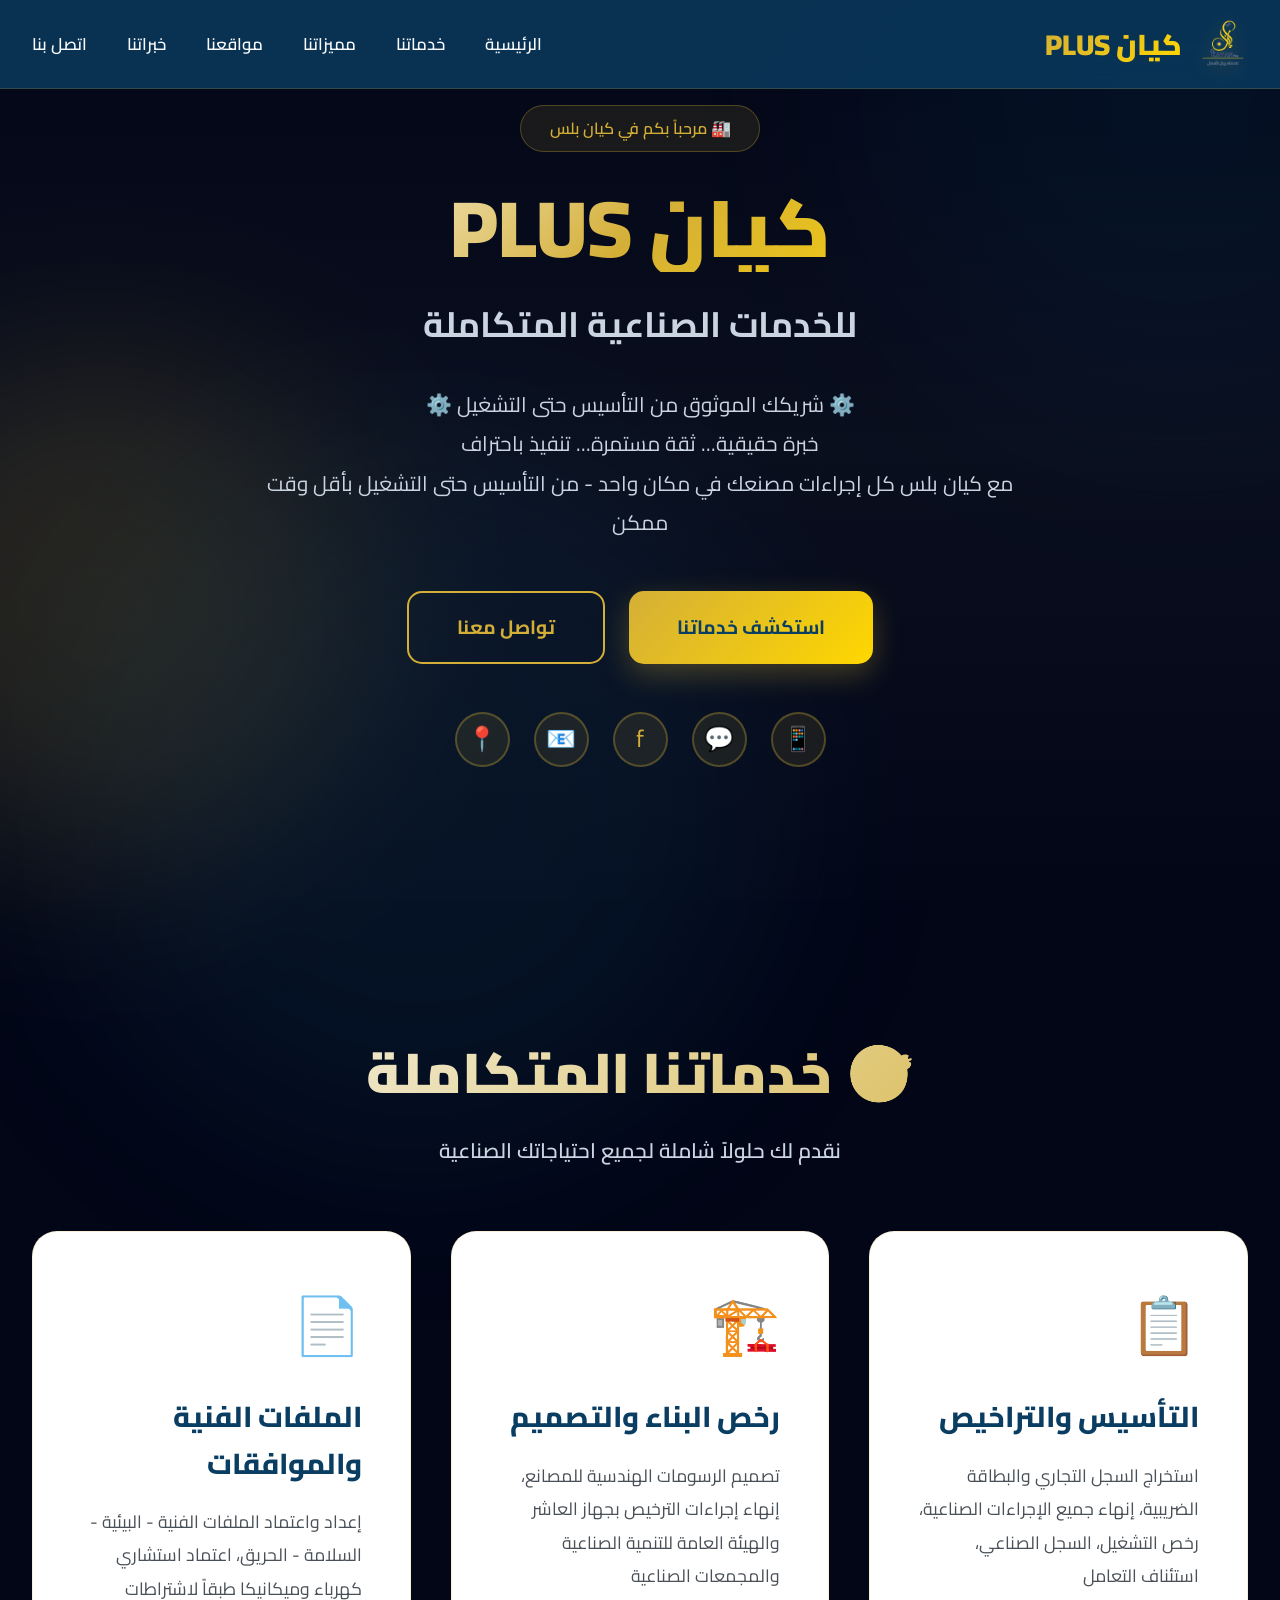
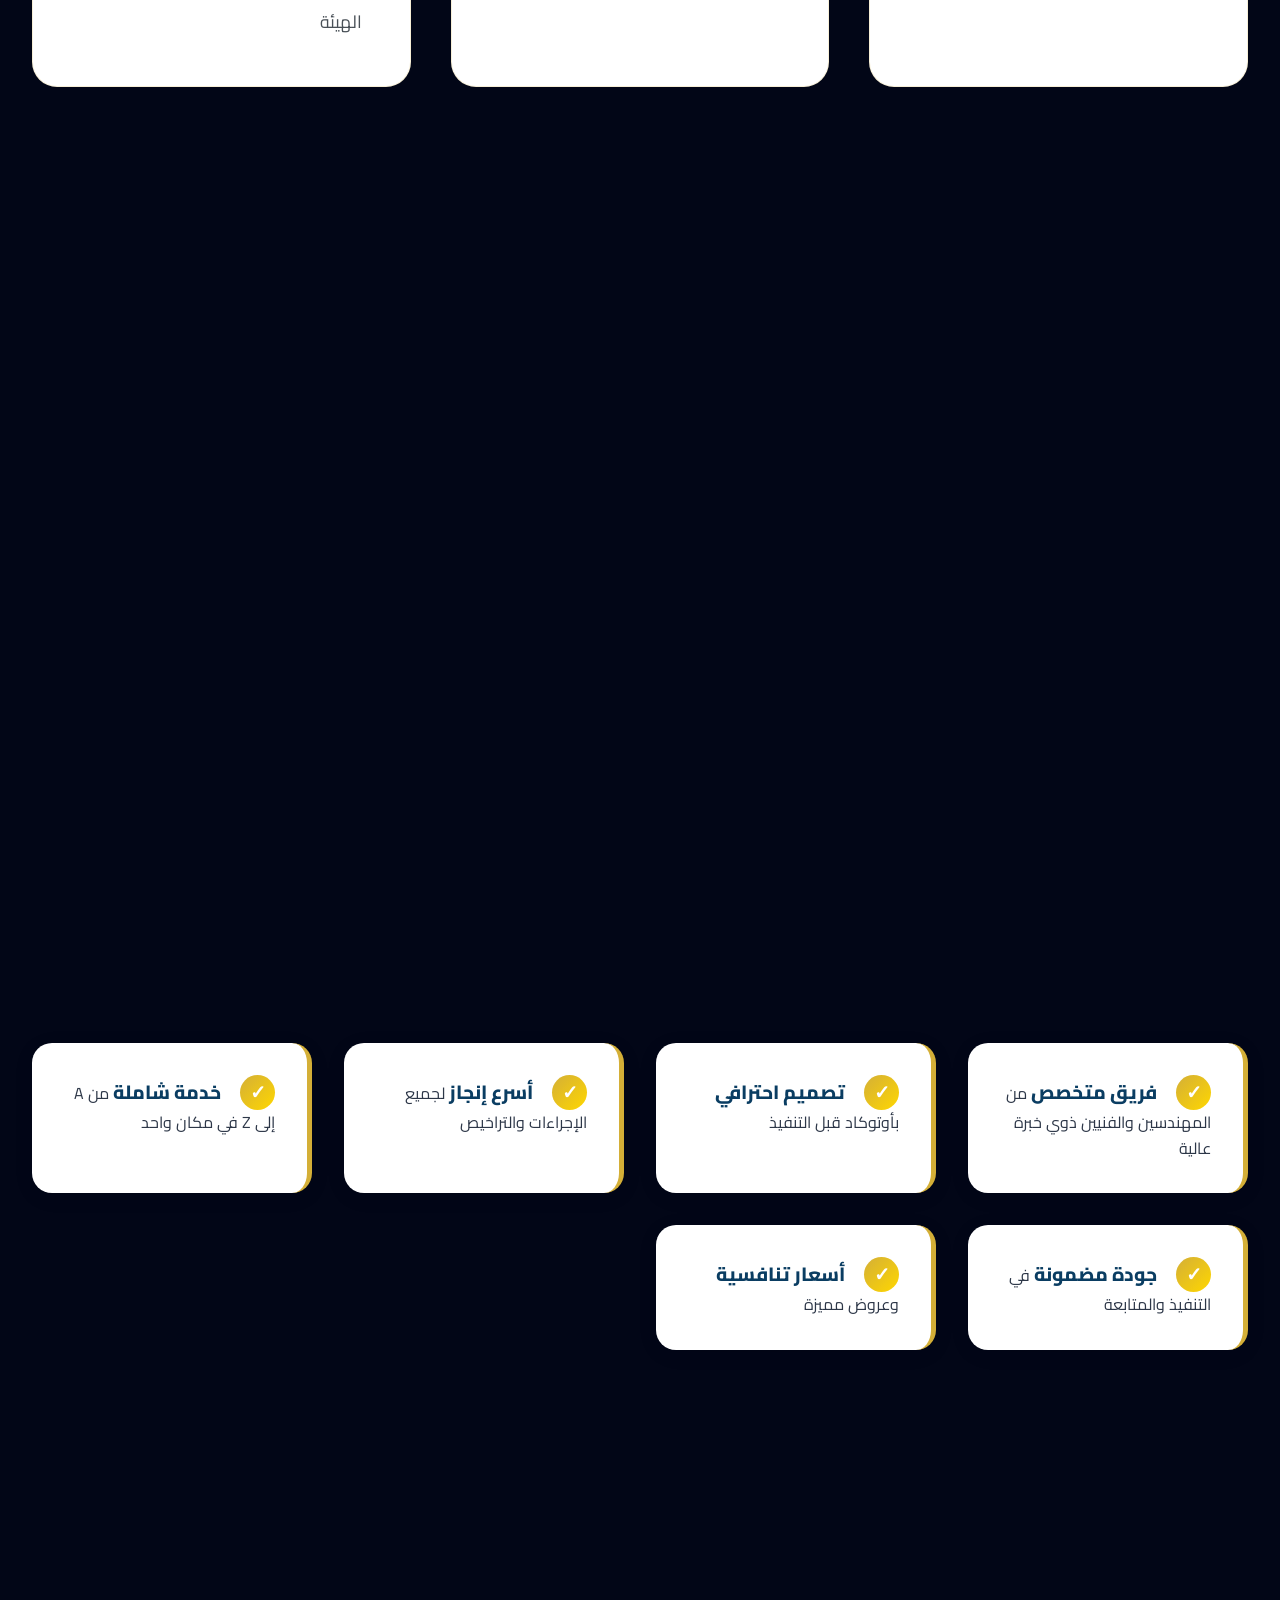
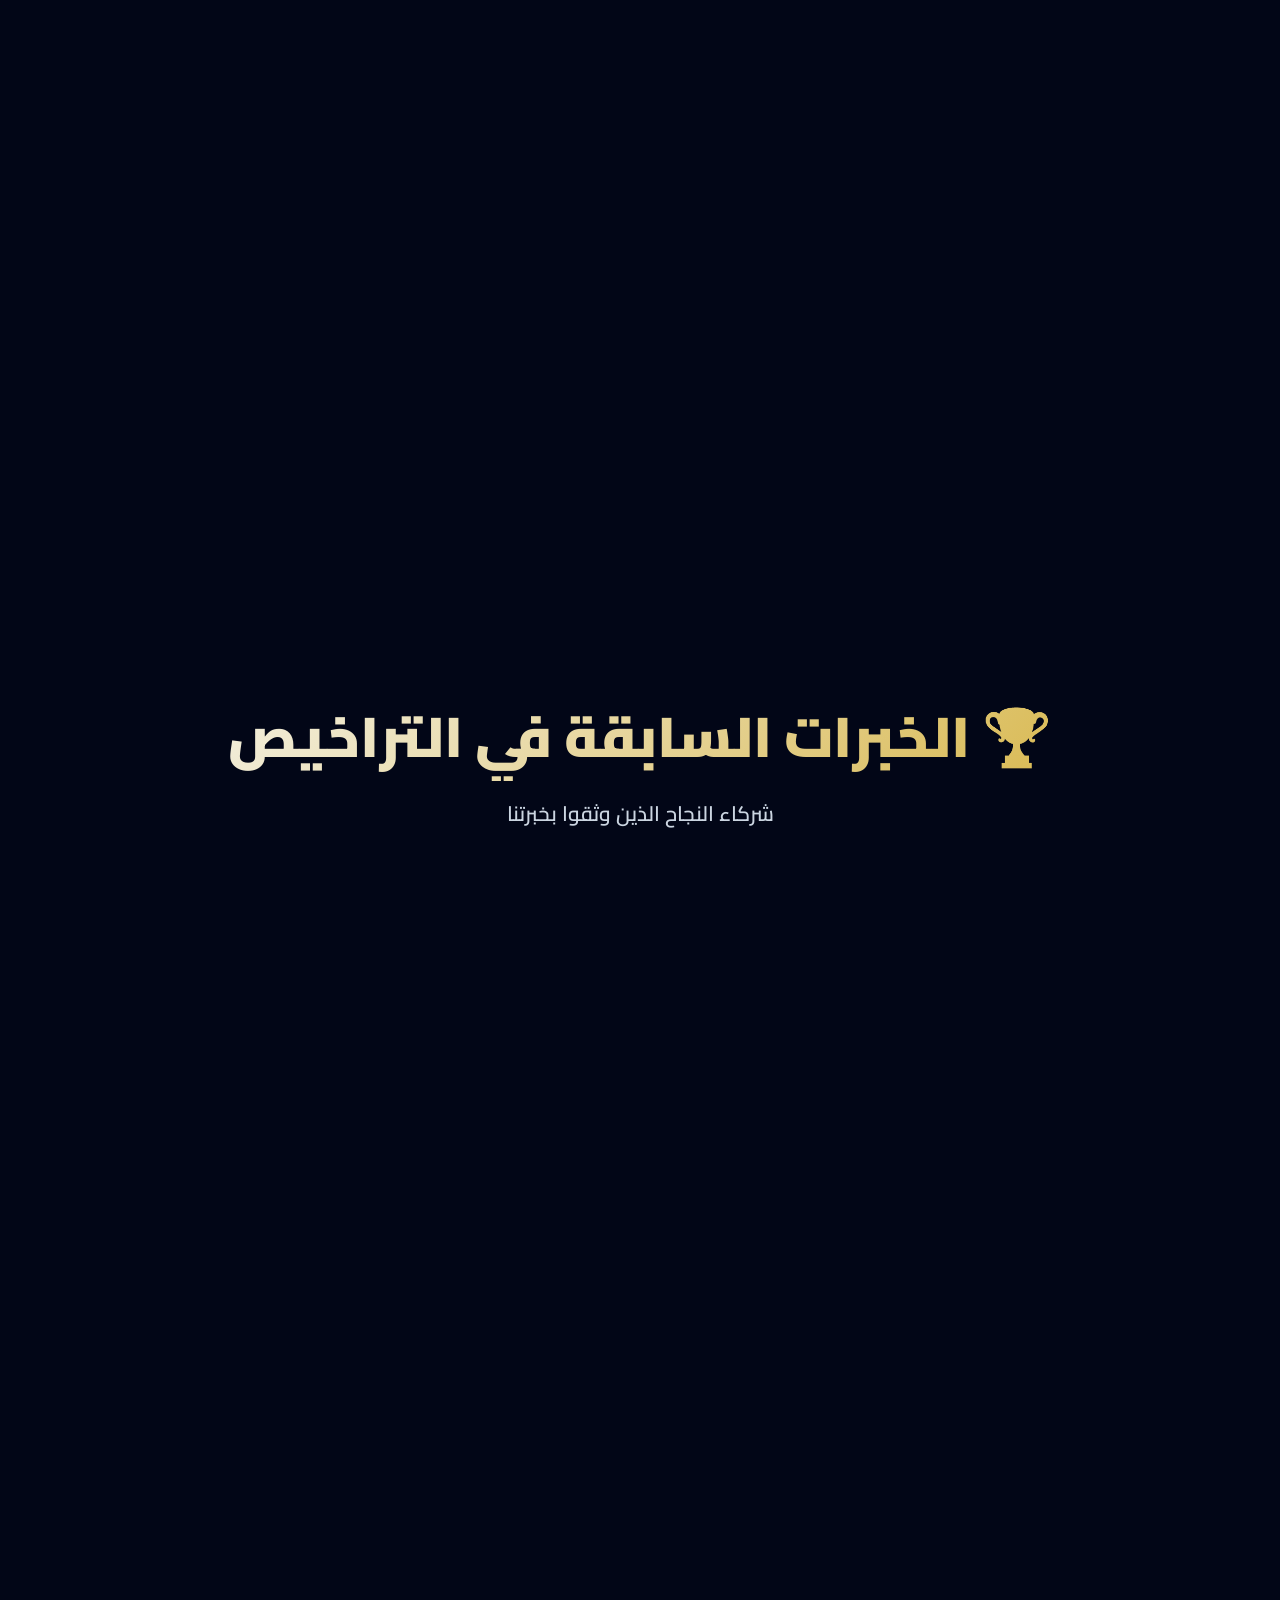
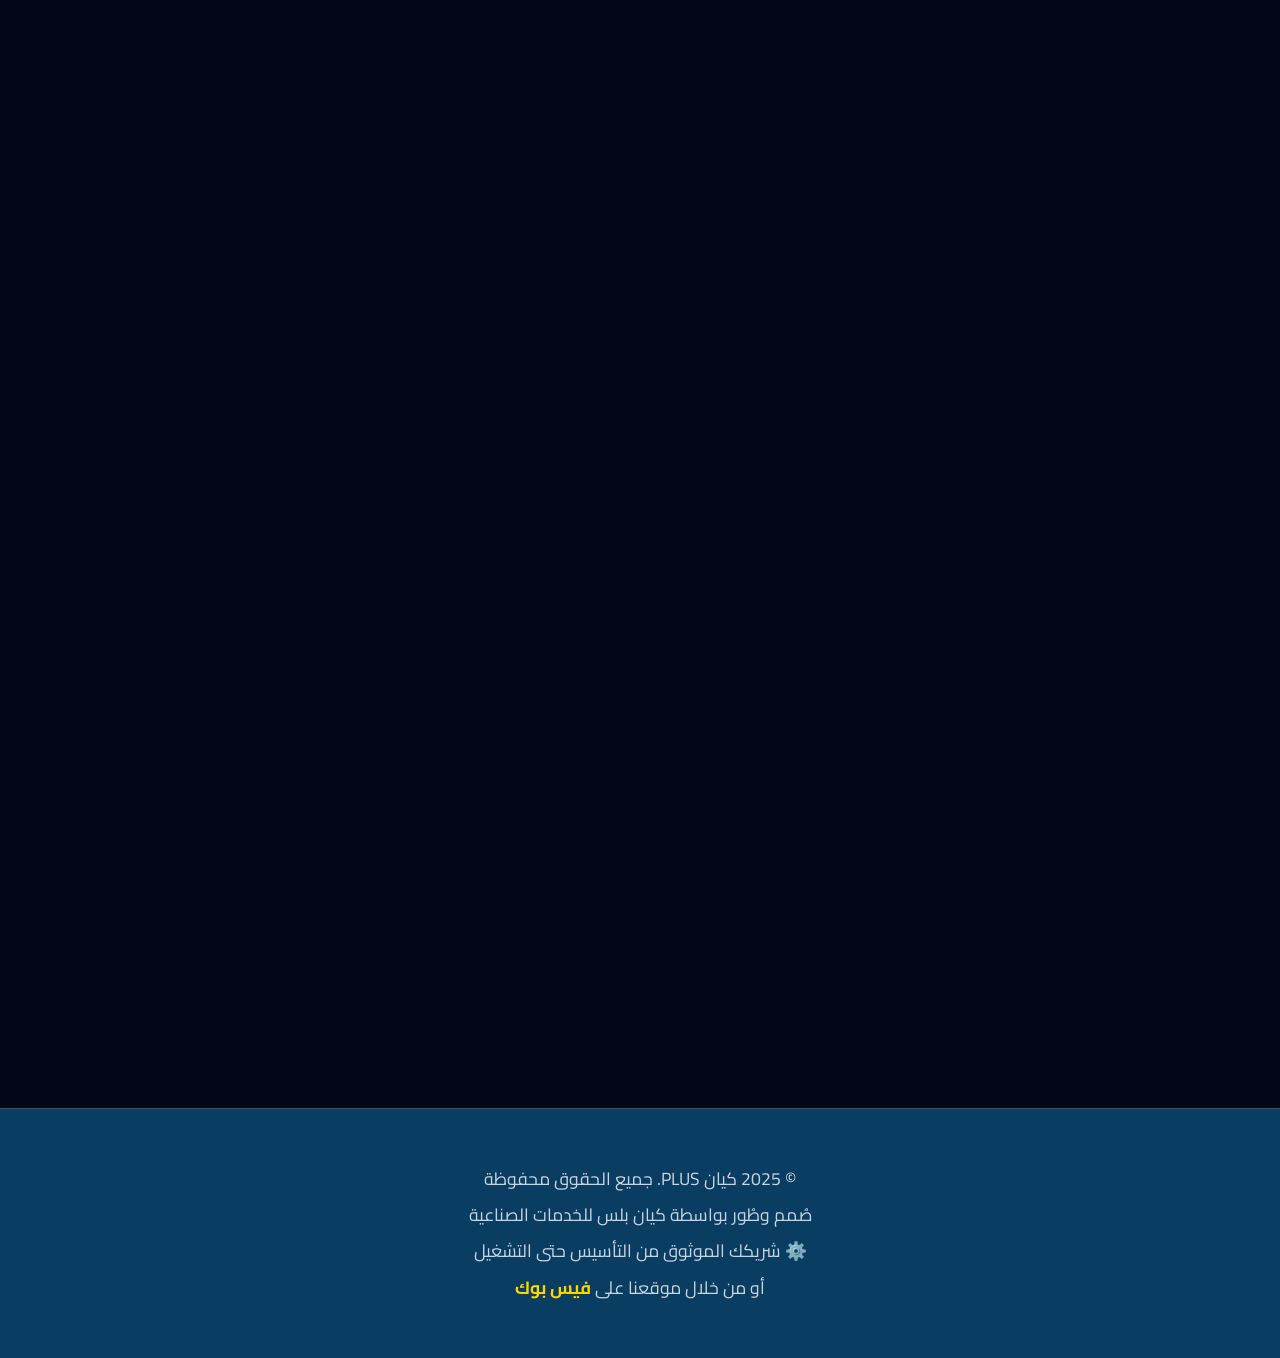
<file: kayan_plus_enhanced.html>
<!DOCTYPE html>
<html lang="ar" dir="rtl">
<head>
    <meta charset="UTF-8">
    <meta name="viewport" content="width=device-width, initial-scale=1.0">
    <meta name="description" content="كيان بلس - الشريك الأمثل لمصنعك | خدمات صناعية متكاملة من التأسيس حتى التشغيل">
    <meta name="keywords" content="كيان بلس, خدمات صناعية, تراخيص, مصانع, السجل الصناعي, البيئة, الحريق">
    <title>كيان بلس - الشريك الأمثل لمصنعك</title>
    <style>
        @import url('https://fonts.googleapis.com/css2?family=Cairo:wght@400;600;700;800;900&display=swap');
        
        * {
            margin: 0;
            padding: 0;
            box-sizing: border-box;
        }

        :root {
            --primary: #0A3D62;
            --secondary: #1E5A7A;
            --accent: #D4AF37;
            --gold: #FFD700;
            --success: #10b981;
            --dark: #0f172a;
            --darker: #020617;
            --light: #f8fafc;
            --gray: #cbd5e1;
            --card-bg: #ffffff;
        }

        body {
            font-family: 'Cairo', sans-serif;
            background: var(--darker);
            color: var(--light);
            line-height: 1.6;
            overflow-x: hidden;
        }

        /* Scroll Progress Indicator */
        body::before {
            content: '';
            position: fixed;
            top: 0;
            right: 0;
            width: var(--scroll-progress, 0%);
            height: 4px;
            background: linear-gradient(90deg, var(--accent), var(--gold));
            z-index: 9999;
            transition: width 0.1s ease-out;
        }

        /* Background Animation */
        .bg-animation {
            position: fixed;
            top: 0;
            left: 0;
            width: 100%;
            height: 100%;
            z-index: -1;
            background: linear-gradient(to bottom, var(--darker) 0%, #0a0f1e 50%, var(--darker) 100%);
        }

        .floating-shape {
            position: absolute;
            border-radius: 50%;
            filter: blur(100px);
            opacity: 0.15;
            animation: float 25s infinite ease-in-out;
        }

        .shape1 {
            width: 600px;
            height: 600px;
            background: var(--primary);
            top: -200px;
            right: -200px;
        }

        .shape2 {
            width: 500px;
            height: 500px;
            background: var(--accent);
            top: 40%;
            left: -150px;
            animation-delay: 8s;
        }

        .shape3 {
            width: 700px;
            height: 700px;
            background: var(--secondary);
            bottom: -250px;
            right: 40%;
            animation-delay: 15s;
        }

        @keyframes float {
            0%, 100% { transform: translate(0, 0); }
            33% { transform: translate(100px, -100px); }
            66% { transform: translate(-80px, 80px); }
        }

        .container {
            max-width: 1400px;
            margin: 0 auto;
            padding: 0 2rem;
        }

        /* Fixed Navigation */
        nav {
            position: fixed;
            top: 0;
            width: 100%;
            background: rgba(10, 61, 98, 0.8);
            backdrop-filter: blur(20px);
            border-bottom: 1px solid rgba(212, 175, 55, 0.2);
            padding: 1.2rem 0;
            z-index: 1000;
            transition: all 0.3s;
        }

        nav.scrolled {
            background: rgba(10, 61, 98, 0.95);
            box-shadow: 0 10px 40px rgba(212, 175, 55, 0.15);
            padding: 0.8rem 0;
        }

        nav .container {
            display: flex;
            justify-content: space-between;
            align-items: center;
        }

        nav .logo-nav {
            display: flex;
            align-items: center;
            gap: 1rem;
        }

        nav .logo-nav img {
            width: 50px;
            height: auto;
            filter: drop-shadow(0 4px 10px rgba(212,175,55,0.3));
        }

        nav .brand-name {
            font-size: 1.8rem;
            font-weight: 900;
            background: linear-gradient(135deg, var(--accent), var(--gold));
            -webkit-background-clip: text;
            background-clip: text;
            -webkit-text-fill-color: transparent;
        }

        nav ul {
            display: flex;
            gap: 2.5rem;
            list-style: none;
        }

        nav a {
            color: var(--light);
            text-decoration: none;
            transition: all 0.3s;
            position: relative;
            padding: 0.5rem 0;
            font-weight: 600;
            font-size: 1.05rem;
        }

        nav a::after {
            content: '';
            position: absolute;
            bottom: 0;
            right: 0;
            width: 0;
            height: 2px;
            background: var(--accent);
            transition: width 0.3s;
        }

        nav a:hover {
            color: var(--accent);
        }

        nav a:hover::after {
            width: 100%;
        }

        /* Mobile Menu Button */
        .menu-toggle {
            display: none;
            flex-direction: column;
            gap: 5px;
            cursor: pointer;
            padding: 10px;
        }

        .menu-toggle span {
            width: 30px;
            height: 3px;
            background: var(--accent);
            border-radius: 2px;
            transition: all 0.3s;
        }

        /* Hero Section */
        .hero {
            min-height: 100vh;
            display: flex;
            align-items: center;
            justify-content: center;
            text-align: center;
            padding-top: 100px;
            position: relative;
        }

        .hero-content {
            max-width: 1000px;
            position: relative;
            z-index: 1;
        }

        .hero-badge {
            display: inline-block;
            background: rgba(212, 175, 55, 0.1);
            border: 1px solid rgba(212, 175, 55, 0.3);
            color: var(--accent);
            padding: 0.6rem 1.8rem;
            border-radius: 50px;
            font-size: 1rem;
            margin-bottom: 2rem;
            animation: slideDown 1s ease-out;
            font-weight: 600;
        }

        @keyframes slideDown {
            from { opacity: 0; transform: translateY(-30px); }
            to { opacity: 1; transform: translateY(0); }
        }

        .hero h1 {
            font-size: 5rem;
            margin-bottom: 1.5rem;
            background: linear-gradient(135deg, #ffffff, var(--accent), var(--gold));
            -webkit-background-clip: text;
            background-clip: text;
            -webkit-text-fill-color: transparent;
            font-weight: 900;
            line-height: 1.1;
            animation: slideUp 1s ease-out 0.2s both;
        }

        @keyframes slideUp {
            from { opacity: 0; transform: translateY(30px); }
            to { opacity: 1; transform: translateY(0); }
        }

        .hero .subtitle {
            font-size: 2.2rem;
            color: var(--gray);
            margin-bottom: 2rem;
            font-weight: 700;
            animation: slideUp 1s ease-out 0.4s both;
        }

        .hero .description {
            max-width: 800px;
            margin: 0 auto 3rem;
            color: var(--gray);
            font-size: 1.3rem;
            line-height: 1.9;
            animation: fadeIn 1s ease-out 0.6s both;
        }

        @keyframes fadeIn {
            from { opacity: 0; }
            to { opacity: 1; }
        }

        .cta-buttons {
            display: flex;
            gap: 1.5rem;
            justify-content: center;
            margin-top: 3rem;
            animation: fadeIn 1s ease-out 0.8s both;
            flex-wrap: wrap;
        }

        .btn {
            padding: 1.2rem 3rem;
            border-radius: 15px;
            text-decoration: none;
            font-weight: 700;
            font-size: 1.2rem;
            transition: all 0.3s;
            display: inline-flex;
            align-items: center;
            gap: 0.7rem;
        }

        .btn-primary {
            background: linear-gradient(135deg, var(--accent), var(--gold));
            color: var(--primary);
            box-shadow: 0 10px 30px rgba(212, 175, 55, 0.3);
        }

        .btn-primary:hover {
            transform: translateY(-5px);
            box-shadow: 0 15px 40px rgba(212, 175, 55, 0.5);
        }

        .btn-outline {
            border: 2px solid var(--accent);
            color: var(--accent);
            background: transparent;
        }

        .btn-outline:hover {
            background: var(--accent);
            color: var(--primary);
            transform: translateY(-5px);
        }

        .social-links {
            display: flex;
            gap: 1.5rem;
            justify-content: center;
            margin-top: 3rem;
            animation: fadeIn 1s ease-out 1s both;
        }

        .social-links a {
            width: 55px;
            height: 55px;
            border-radius: 50%;
            background: rgba(212, 175, 55, 0.1);
            border: 2px solid rgba(212, 175, 55, 0.3);
            display: flex;
            align-items: center;
            justify-content: center;
            color: var(--accent);
            text-decoration: none;
            font-size: 1.5rem;
            transition: all 0.3s;
        }

        .social-links a:hover {
            transform: translateY(-5px) scale(1.1);
            background: var(--accent);
            color: var(--primary);
            border-color: var(--accent);
            box-shadow: 0 10px 30px rgba(212, 175, 55, 0.4);
        }

        /* Sections */
        section {
            padding: 8rem 0;
            position: relative;
        }

        /* Scroll Animation Classes */
        .fade-in {
            opacity: 0;
            transform: translateY(50px);
            transition: all 0.8s ease-out;
        }

        .fade-in.visible {
            opacity: 1;
            transform: translateY(0);
        }

        .fade-in-left {
            opacity: 0;
            transform: translateX(50px);
            transition: all 0.8s ease-out;
        }

        .fade-in-left.visible {
            opacity: 1;
            transform: translateX(0);
        }

        .fade-in-right {
            opacity: 0;
            transform: translateX(-50px);
            transition: all 0.8s ease-out;
        }

        .fade-in-right.visible {
            opacity: 1;
            transform: translateX(0);
        }

        .scale-in {
            opacity: 0;
            transform: scale(0.9);
            transition: all 0.8s ease-out;
        }

        .scale-in.visible {
            opacity: 1;
            transform: scale(1);
        }

        .section-title {
            font-size: 3.5rem;
            text-align: center;
            margin-bottom: 1rem;
            font-weight: 900;
            background: linear-gradient(135deg, var(--light), var(--accent));
            -webkit-background-clip: text;
            background-clip: text;
            -webkit-text-fill-color: transparent;
        }

        .section-subtitle {
            text-align: center;
            color: var(--gray);
            font-size: 1.3rem;
            margin-bottom: 4rem;
            font-weight: 600;
        }

        /* Services Grid */
        .services-grid {
            display: grid;
            grid-template-columns: repeat(auto-fit, minmax(350px, 1fr));
            gap: 2.5rem;
            margin-top: 4rem;
        }

        .service-card {
            background: var(--card-bg);
            padding: 3rem;
            border-radius: 25px;
            border: 1px solid rgba(212, 175, 55, 0.2);
            transition: all 0.4s;
            position: relative;
            overflow: hidden;
        }

        .service-card::before {
            content: '';
            position: absolute;
            top: 0;
            right: 0;
            width: 100%;
            height: 100%;
            background: linear-gradient(135deg, rgba(212,175,55,0.05) 0%, transparent 100%);
            opacity: 0;
            transition: opacity 0.4s;
        }

        .service-card:hover {
            transform: translateY(-15px);
            box-shadow: 0 25px 70px rgba(212, 175, 55, 0.3);
            border-color: var(--accent);
        }

        .service-card:hover::before {
            opacity: 1;
        }

        .service-icon {
            font-size: 3.5rem;
            margin-bottom: 1.5rem;
            display: inline-block;
        }

        .service-card h3 {
            color: var(--primary);
            font-size: 1.8rem;
            font-weight: 800;
            margin-bottom: 1.2rem;
            position: relative;
            z-index: 1;
        }

        .service-card p {
            color: #495057;
            font-size: 1.1rem;
            line-height: 1.9;
            position: relative;
            z-index: 1;
        }

        /* Features Grid */
        .features-grid {
            display: grid;
            grid-template-columns: repeat(auto-fit, minmax(280px, 1fr));
            gap: 2rem;
            margin-top: 4rem;
        }

        .feature-item {
            background: var(--card-bg);
            padding: 2rem;
            border-radius: 20px;
            border-right: 5px solid var(--accent);
            box-shadow: 0 4px 20px rgba(0,0,0,0.08);
            transition: all 0.4s;
            color: #2d3748;
        }

        .feature-item:hover {
            transform: translateY(-10px) translateX(-5px);
            box-shadow: 0 15px 40px rgba(212, 175, 55, 0.25);
            border-right-color: var(--primary);
        }

        .feature-item::before {
            content: '✓';
            display: inline-block;
            width: 35px;
            height: 35px;
            background: linear-gradient(135deg, var(--accent), var(--gold));
            color: white;
            border-radius: 50%;
            text-align: center;
            line-height: 35px;
            margin-left: 15px;
            font-weight: bold;
            font-size: 1.2rem;
        }

        .feature-item strong {
            color: var(--primary);
            font-size: 1.2rem;
            font-weight: 800;
        }

        /* Locations Section */
        .locations {
            background: linear-gradient(135deg, var(--primary) 0%, var(--secondary) 100%);
            color: white;
            padding: 4rem;
            border-radius: 30px;
            margin-top: 4rem;
            text-align: center;
            position: relative;
            overflow: hidden;
        }

        .locations::before {
            content: '';
            position: absolute;
            top: -50%;
            right: -50%;
            width: 200%;
            height: 200%;
            background: radial-gradient(circle, rgba(255,255,255,0.1) 0%, transparent 70%);
            animation: rotate 20s linear infinite;
        }

        @keyframes rotate {
            0% { transform: rotate(0deg); }
            100% { transform: rotate(360deg); }
        }

        .locations h3 {
            font-size: 2.5rem;
            margin-bottom: 2rem;
            color: var(--gold);
            font-weight: 900;
            position: relative;
            z-index: 1;
        }

        .locations p {
            font-size: 1.4rem;
            line-height: 2;
            font-weight: 700;
            position: relative;
            z-index: 1;
        }

        .badge {
            display: inline-block;
            background: rgba(255,255,255,0.2);
            color: white;
            padding: 0.8rem 1.5rem;
            border-radius: 25px;
            font-weight: 700;
            font-size: 1rem;
            margin: 0.5rem;
            backdrop-filter: blur(10px);
            transition: all 0.3s;
        }

        .badge:hover {
            background: rgba(255,255,255,0.3);
            transform: scale(1.1);
        }

        /* CTA Section */
        .cta-section {
            background: linear-gradient(135deg, var(--primary) 0%, var(--secondary) 50%, var(--primary) 100%);
            background-size: 200% 100%;
            animation: shimmer 4s ease-in-out infinite;
            padding: 5rem;
            text-align: center;
            margin-top: 4rem;
            border-radius: 30px;
            position: relative;
            overflow: hidden;
            border: 2px solid rgba(212, 175, 55, 0.3);
        }

        @keyframes shimmer {
            0%, 100% { background-position: 0% 50%; }
            50% { background-position: 100% 50%; }
        }

        .cta-section::before {
            content: '⚙️';
            position: absolute;
            font-size: 300px;
            opacity: 0.08;
            left: -60px;
            top: -60px;
            animation: spin 25s linear infinite;
        }

        @keyframes spin {
            from { transform: rotate(0deg); }
            to { transform: rotate(360deg); }
        }

        .cta-section h2 {
            font-size: 3.5rem;
            color: var(--gold);
            margin-bottom: 2rem;
            font-weight: 900;
            position: relative;
            z-index: 1;
        }

        .cta-section p {
            font-size: 1.8rem;
            color: var(--light);
            margin-bottom: 3rem;
            font-weight: 700;
            position: relative;
            z-index: 1;
        }

        .contact-info {
            display: flex;
            justify-content: center;
            align-items: center;
            gap: 2rem;
            flex-wrap: wrap;
            margin-top: 2.5rem;
            position: relative;
            z-index: 1;
        }

        .contact-button {
            background: var(--primary);
            color: white;
            padding: 1.5rem 4rem;
            border-radius: 50px;
            font-size: 1.8rem;
            font-weight: 800;
            text-decoration: none;
            display: inline-flex;
            align-items: center;
            gap: 1rem;
            transition: all 0.4s cubic-bezier(0.4, 0, 0.2, 1);
            box-shadow: 0 10px 30px rgba(10,61,98,0.4);
        }

        .contact-button:hover {
            background: var(--secondary);
            transform: translateY(-8px) scale(1.05);
            box-shadow: 0 20px 50px rgba(10,61,98,0.5);
        }

        .contact-button:active {
            transform: translateY(-4px) scale(1.02);
        }

        .whatsapp-btn {
            background: #25D366 !important;
        }

        .whatsapp-btn:hover {
            background: #128C7E !important;
        }

        .facebook-btn {
            background: #1877F2 !important;
        }

        .facebook-btn:hover {
            background: #0C63D4 !important;
        }

        /* Experience Section */
        .experience-section {
            background: var(--card-bg);
            border-radius: 25px;
            padding: 3rem;
            box-shadow: 0 15px 50px rgba(212, 175, 55, 0.2);
            border: 1px solid rgba(212, 175, 55, 0.3);
            transition: all 0.4s;
            margin-top: 4rem;
        }

        .experience-section:hover {
            box-shadow: 0 20px 60px rgba(212, 175, 55, 0.35);
        }

        .experience-grid {
            display: grid;
            grid-template-columns: repeat(auto-fit, minmax(300px, 1fr));
            gap: 1.5rem;
            margin-top: 2rem;
        }

        .experience-title {
            color: var(--primary);
            font-size: 2rem;
            font-weight: 900;
            margin-bottom: 2rem;
            text-align: center;
            display: flex;
            align-items: center;
            justify-content: center;
            gap: 0.7rem;
        }

        .company-item {
            background: linear-gradient(135deg, #f8f9fa 0%, #ffffff 100%);
            padding: 1.2rem 1.5rem;
            padding-right: 2.5rem;
            border-radius: 12px;
            border-right: 4px solid var(--accent);
            position: relative;
            color: #495057;
            font-size: 1rem;
            line-height: 1.7;
            transition: all 0.3s;
            box-shadow: 0 4px 15px rgba(0,0,0,0.05);
        }

        .company-item:hover {
            background: linear-gradient(135deg, #fff 0%, #f8f9fa 100%);
            transform: translateY(-5px) translateX(-5px);
            box-shadow: 0 10px 30px rgba(212, 175, 55, 0.25);
            border-right-color: var(--primary);
        }

        .company-item::before {
            content: '✓';
            position: absolute;
            right: 0.8rem;
            top: 50%;
            transform: translateY(-50%);
            width: 28px;
            height: 28px;
            background: linear-gradient(135deg, var(--accent), var(--gold));
            color: white;
            border-radius: 50%;
            display: flex;
            align-items: center;
            justify-content: center;
            font-weight: bold;
            font-size: 0.9rem;
        }

        /* Contact Info Cards */
        .contact-cards-grid {
            display: grid;
            grid-template-columns: repeat(auto-fit, minmax(350px, 1fr));
            gap: 2.5rem;
            margin-top: 3rem;
        }

        .contact-info-card {
            background: linear-gradient(135deg, var(--primary), var(--secondary));
            border-radius: 25px;
            padding: 3rem;
            box-shadow: 0 15px 50px rgba(10, 61, 98, 0.4);
            border: 1px solid rgba(212, 175, 55, 0.3);
            color: white;
            transition: all 0.4s;
        }

        .contact-info-card:hover {
            transform: translateY(-10px);
            box-shadow: 0 25px 70px rgba(10, 61, 98, 0.5);
        }

        .contact-info-card h3 {
            color: var(--gold);
            font-size: 1.8rem;
            font-weight: 900;
            margin-bottom: 2rem;
            display: flex;
            align-items: center;
            gap: 0.7rem;
        }

        .contact-info-card .info-item {
            margin-bottom: 1.8rem;
            padding-right: 2.5rem;
            position: relative;
            line-height: 1.9;
            font-size: 1.05rem;
        }

        .contact-info-card .info-item::before {
            position: absolute;
            right: 0;
            top: 0;
            font-size: 1.5rem;
        }

        .contact-info-card .address::before {
            content: '📍';
        }

        .contact-info-card .phones {
            display: flex;
            flex-direction: column;
            gap: 0.8rem;
        }

        .contact-info-card .phone-link {
            color: var(--gold);
            text-decoration: none;
            font-weight: 700;
            font-size: 1.3rem;
            transition: all 0.3s;
            display: inline-block;
            padding: 0.5rem 0;
        }

        .contact-info-card .phone-link:hover {
            color: white;
            transform: translateX(-5px);
            text-decoration: underline;
        }

        /* Footer */
        footer {
            background: var(--primary);
            padding: 3rem 0;
            text-align: center;
            color: var(--gray);
            border-top: 1px solid rgba(212, 175, 55, 0.2);
        }

        footer p {
            margin: 0.5rem 0;
            font-size: 1.1rem;
        }

        /* Responsive Design */
        @media (max-width: 768px) {
            .experience-grid,
            .contact-cards-grid {
                grid-template-columns: 1fr;
            }

            .experience-section,
            .contact-info-card {
                padding: 2rem 1.5rem;
            }

            .experience-title {
                font-size: 1.5rem;
            }
            nav ul {
                display: none;
                position: absolute;
                top: 100%;
                right: 0;
                width: 100%;
                background: rgba(10, 61, 98, 0.98);
                flex-direction: column;
                gap: 0;
                padding: 1rem 0;
            }

            nav ul.active {
                display: flex;
            }

            nav ul li {
                width: 100%;
                text-align: center;
                padding: 1rem 0;
                border-bottom: 1px solid rgba(212, 175, 55, 0.2);
            }

            .menu-toggle {
                display: flex;
            }

            .hero h1 {
                font-size: 3rem;
            }

            .hero .subtitle {
                font-size: 1.5rem;
            }

            .section-title {
                font-size: 2.5rem;
            }

            .services-grid,
            .features-grid {
                grid-template-columns: 1fr;
            }

            .cta-buttons {
                flex-direction: column;
            }

            .btn {
                width: 100%;
                justify-content: center;
            }

            .sidebar,
            .contact-box {
                width: 100%;
                padding: 1.5rem;
            }
        }
    </style>
</head>
<body>
    <div class="bg-animation">
        <div class="floating-shape shape1"></div>
        <div class="floating-shape shape2"></div>
        <div class="floating-shape shape3"></div>
    </div>

    <!-- Fixed Navigation -->
    <nav id="navbar">
        <div class="container">
            <div class="logo-nav">
                <img src="mainlogo.png" alt="كيان بلس">
                <span class="brand-name">كيان PLUS</span>
            </div>
            <div class="menu-toggle" id="menuToggle">
                <span></span>
                <span></span>
                <span></span>
            </div>
            <ul id="navMenu">
                <li><a href="#home">الرئيسية</a></li>
                <li><a href="#services">خدماتنا</a></li>
                <li><a href="#features">مميزاتنا</a></li>
                <li><a href="#locations">مواقعنا</a></li>
                <li><a href="#experience">خبراتنا</a></li>
                <li><a href="#contact">اتصل بنا</a></li>
            </ul>
        </div>
    </nav>

    <!-- Hero Section -->
    <section id="home" class="hero">
        <div class="hero-content">
            <div class="hero-badge">🏭 مرحباً بكم في كيان بلس</div>
            <h1>كيان PLUS</h1>
            <p class="subtitle">للخدمات الصناعية المتكاملة</p>
            <p class="description">
                ⚙️ شريكك الموثوق من التأسيس حتى التشغيل ⚙️<br>
                خبرة حقيقية... ثقة مستمرة... تنفيذ باحتراف<br>
                مع كيان بلس كل إجراءات مصنعك في مكان واحد - من التأسيس حتى التشغيل بأقل وقت ممكن
            </p>
            <div class="cta-buttons">
                <a href="#services" class="btn btn-primary">
                    <span>استكشف خدماتنا</span>
                </a>
                <a href="#contact" class="btn btn-outline">
                    <span>تواصل معنا</span>
                </a>
            </div>
            <div class="social-links">
                <a href="tel:01033006690" aria-label="اتصل بنا">📱</a>
                <a href="https://wa.me/201033006690" target="_blank" aria-label="واتساب">💬</a>
                <a href="https://www.facebook.com/profile.php?id=61578615637746" target="_blank" aria-label="فيسبوك">f</a>
                <a href="#contact" aria-label="البريد الإلكتروني">📧</a>
                <a href="https://www.google.com/maps/place/30%C2%B017'29.8%22N+31%C2%B044'49.4%22E/@30.2915974,31.7444897,17z/data=!3m1!4b1!4m4!3m3!8m2!3d30.2915974!4d31.7470646?hl=en&entry=ttu&g_ep=EgoyMDI1MTIwOS4wIKXMDSoKLDEwMDc5MjA2OUgBUAM%3D" target="_blank" aria-label="المواقع">📍</a>
            </div>
        </div>
    </section>

    <!-- Services Section -->
    <section id="services">
        <div class="container">
            <h2 class="section-title fade-in">🎯 خدماتنا المتكاملة</h2>
            <p class="section-subtitle fade-in">نقدم لك حلولاً شاملة لجميع احتياجاتك الصناعية</p>
            <div class="services-grid">
                <div class="service-card scale-in">
                    <div class="service-icon">📋</div>
                    <h3>التأسيس والتراخيص</h3>
                    <p>استخراج السجل التجاري والبطاقة الضريبية، إنهاء جميع الإجراءات الصناعية، رخص التشغيل، السجل الصناعي، استئناف التعامل</p>
                </div>
                
                <div class="service-card scale-in">
                    <div class="service-icon">🏗️</div>
                    <h3>رخص البناء والتصميم</h3>
                    <p>تصميم الرسومات الهندسية للمصانع، إنهاء إجراءات الترخيص بجهاز العاشر والهيئة العامة للتنمية الصناعية والمجمعات الصناعية</p>
                </div>
                
                <div class="service-card scale-in">
                    <div class="service-icon">📄</div>
                    <h3>الملفات الفنية والموافقات</h3>
                    <p>إعداد واعتماد الملفات الفنية - البيئية - السلامة - الحريق، اعتماد استشاري كهرباء وميكانيكا طبقاً لاشتراطات الهيئة</p>
                </div>
                
                <div class="service-card scale-in">
                    <div class="service-icon">🌱</div>
                    <h3>موافقات البيئة</h3>
                    <p>موافقات البيئة عالية ومنخفضة المخاطر، تعديلات السجل التجاري، تغيير النشاط</p>
                </div>
                
                <div class="service-card scale-in">
                    <div class="service-icon">🚨</div>
                    <h3>أنظمة الحريق والإنذار</h3>
                    <p>تنفيذ وتوريد شبكات خطوط الحريق، مجموعات الطلمبات، أنظمة الإنذار، الإطفاء الذاتي، تأمين المخازن والمحولات بنظام CO₂</p>
                </div>
                
                <div class="service-card scale-in">
                    <div class="service-icon">📹</div>
                    <h3>أنظمة المراقبة والأمان</h3>
                    <p>توريد وتركيب كاميرات المراقبة بأعلى تقنية، شبكة الإنذار، أنظمة الحماية المدنية والأمن الصناعي مع عقد صيانة سنوي</p>
                </div>
            </div>
        </div>
    </section>

    <!-- Features Section -->
    <section id="features">
        <div class="container">
            <h2 class="section-title fade-in">⭐ لماذا كيان بلس؟</h2>
            <p class="section-subtitle fade-in">نتميز بالخبرة والاحترافية في تقديم خدماتنا</p>
            <div class="features-grid">
                <div class="feature-item fade-in-right">
                    <strong>فريق متخصص</strong> من المهندسين والفنيين ذوي خبرة عالية
                </div>
                
                <div class="feature-item fade-in-left">
                    <strong>تصميم احترافي</strong> بأوتوكاد قبل التنفيذ
                </div>
                
                <div class="feature-item fade-in-right">
                    <strong>أسرع إنجاز</strong> لجميع الإجراءات والتراخيص
                </div>
                
                <div class="feature-item fade-in-left">
                    <strong>خدمة شاملة</strong> من A إلى Z في مكان واحد
                </div>
                
                <div class="feature-item fade-in-right">
                    <strong>جودة مضمونة</strong> في التنفيذ والمتابعة
                </div>
                
                <div class="feature-item fade-in-left">
                    <strong>أسعار تنافسية</strong> وعروض مميزة
                </div>
                
                <div class="feature-item fade-in-right">
                    <strong>متابعة مستمرة</strong> حتى اكتمال المشروع
                </div>
                
                <div class="feature-item fade-in-left">
                    <strong>استشارات مجانية</strong> لتقييم احتياجات مصنعك
                </div>
            </div>
        </div>
    </section>

    <!-- Locations Section -->
    <section id="locations">
        <div class="container">
            <div class="locations fade-in">
                <h3>🗺️ نخدمكم في جميع المناطق الصناعية</h3>
                <p>العاشر من رمضان • بدر • العبور • 6 أكتوبر • المنطقة الصناعية بالسويس • سيناء</p>
                <div style="margin-top: 30px;">
                    <span class="badge">✓ خبرة في كبرى المصانع</span>
                    <span class="badge">✓ سمعة موثوقة</span>
                    <span class="badge">✓ تغطية شاملة</span>
                </div>
            </div>
        </div>
    </section>

    <!-- Previous Experience Section -->
    <section id="experience">
        <div class="container">
            <h2 class="section-title fade-in">🏆 الخبرات السابقة في التراخيص</h2>
            <p class="section-subtitle fade-in">شركاء النجاح الذين وثقوا بخبرتنا</p>
            <div class="experience-section fade-in">
                <div class="experience-grid">
                    <div class="company-item scale-in">مجموعة الهلال والنجمة الفضية</div>
                    <div class="company-item scale-in">شركة السويدي للصناعات الكهربية</div>
                    <div class="company-item scale-in">السويدي اليكتريك لنظم القوى PSP</div>
                    <div class="company-item scale-in">الشركة العربية للصناعات الحديدية (السويدي)</div>
                    <div class="company-item scale-in">أكاديمية جامعة المستقبل - طريق مصر الإسماعيلية</div>
                    <div class="company-item scale-in">دار فؤاد حبيب لكبار السن - طريق مصر الإسماعيلية</div>
                    <div class="company-item scale-in">مصنع زهرة سيناء للجبس - أبو زنيمة بسيناء</div>
                    <div class="company-item scale-in">شركة قنديل للزجاج بمدينة العاشر - منطقة A4</div>
                    <div class="company-item scale-in">شركة بن عبد المعبود A6 بمدينة العاشر</div>
                    <div class="company-item scale-in">شركة مينترا للبسكويت - زيزينيا بمدينة العاشر</div>
                    <div class="company-item scale-in">شركة تكنو فيجين بالعين السخنة - السويس</div>
                    <div class="company-item scale-in">شركة باور ماركت للصناعات الهندسية - 710 فدان بمدينة العاشر</div>
                    <div class="company-item scale-in">شركة الخرافي لقص وتجهيز الورق</div>
                    <div class="company-item scale-in">شركة لاكتو مصر لألبان الأطفال</div>
                    <div class="company-item scale-in">شركة رسايل للصناعات النسيجية بالعاشر - A4</div>
                    <div class="company-item scale-in">شركة تراكو لصناعة الواجهات بالتجمع الخامس</div>
                    <div class="company-item scale-in">شركة السلام لصناعة البلاستيك بالعاشر - A4</div>
                    <div class="company-item scale-in">شركة السويدي اليكتريك لأعمال البنية التحتية</div>
                </div>
            </div>
        </div>
    </section>

    <!-- CTA Section -->
    <section id="contact">
        <div class="container">
            <div class="cta-section fade-in">
                <h2>🚀 ابدأ مشروعك الآن!</h2>
                <p>تواصل معنا واعتبر إجراءات مصنعك خلصانة</p>
                
                <div class="contact-info">
                    <a href="tel:01033006690" class="contact-button">
                        📱 01033006690
                    </a>
                    <a href="https://wa.me/201033006690" class="contact-button whatsapp-btn">
                        💬 واتساب
                    </a>
                    <a href="https://www.facebook.com/profile.php?id=61578615637746" target="_blank" class="contact-button facebook-btn">
                        f فيسبوك
                    </a>
                </div>
                
                <div style="margin-top: 40px; font-size: 1.3rem; color: #ffffff; font-weight: 700;">
                    ⏰ نرد على استفساراتك في أسرع وقت<br>
                    💼 استشارة مجانية لتقييم احتياجاتك<br>
                    ✅ عقود موثقة وضمانات معتمدة
                </div>
            </div>

        </div>
    </section>

    <!-- Footer -->
    <footer>
        <p>© 2025 كيان PLUS. جميع الحقوق محفوظة</p>
        <p>صُمم وطُور بواسطة كيان بلس للخدمات الصناعية</p>
        <p>⚙️ شريكك الموثوق من التأسيس حتى التشغيل</p>
        <p>أو من خلال موقعنا على <a href="https://www.facebook.com/profile.php?id=61578615637746" target="_blank" style="color: var(--gold); text-decoration: none; font-weight: bold;">فيس بوك</a></p>
    </footer>

    <script>
        // Scroll animations with Intersection Observer
        const observerOptions = {
            threshold: 0.1,
            rootMargin: '0px 0px -100px 0px'
        };

        const observer = new IntersectionObserver((entries) => {
            entries.forEach((entry, index) => {
                if (entry.isIntersecting) {
                    setTimeout(() => {
                        entry.target.classList.add('visible');
                    }, index * 100);
                }
            });
        }, observerOptions);

        // Observe all animation elements
        document.querySelectorAll('.fade-in, .fade-in-left, .fade-in-right, .scale-in').forEach(el => {
            observer.observe(el);
        });

        // Navbar scroll effect
        const navbar = document.querySelector('nav');
        window.addEventListener('scroll', () => {
            if (window.pageYOffset > 100) {
                navbar.classList.add('scrolled');
            } else {
                navbar.classList.remove('scrolled');
            }
        });

        // Smooth scrolling
        document.querySelectorAll('a[href^="#"]').forEach(anchor => {
            anchor.addEventListener('click', function (e) {
                e.preventDefault();
                const target = document.querySelector(this.getAttribute('href'));
                if (target) {
                    target.scrollIntoView({
                        behavior: 'smooth',
                        block: 'start'
                    });
                }
            });
        });

        // Parallax effect for floating shapes
        window.addEventListener('scroll', () => {
            const scrolled = window.pageYOffset;
            const shapes = document.querySelectorAll('.floating-shape');
            
            shapes.forEach((shape, index) => {
                const speed = 0.5 + (index * 0.1);
                shape.style.transform = `translateY(${scrolled * speed}px)`;
            });
        });

        // Scroll progress indicator
        window.addEventListener('scroll', () => {
            const winScroll = document.body.scrollTop || document.documentElement.scrollTop;
            const height = document.documentElement.scrollHeight - document.documentElement.clientHeight;
            const scrolled = (winScroll / height) * 100;
            document.documentElement.style.setProperty('--scroll-progress', scrolled + '%');
        });

        // Mobile menu toggle
        const menuToggle = document.getElementById('menuToggle');
        const navMenu = document.getElementById('navMenu');

        menuToggle.addEventListener('click', () => {
            navMenu.classList.toggle('active');
        });

        // Close menu when clicking on a link
        document.querySelectorAll('#navMenu a').forEach(link => {
            link.addEventListener('click', () => {
                navMenu.classList.remove('active');
            });
        });
    </script>
</body>
</html>
</file>
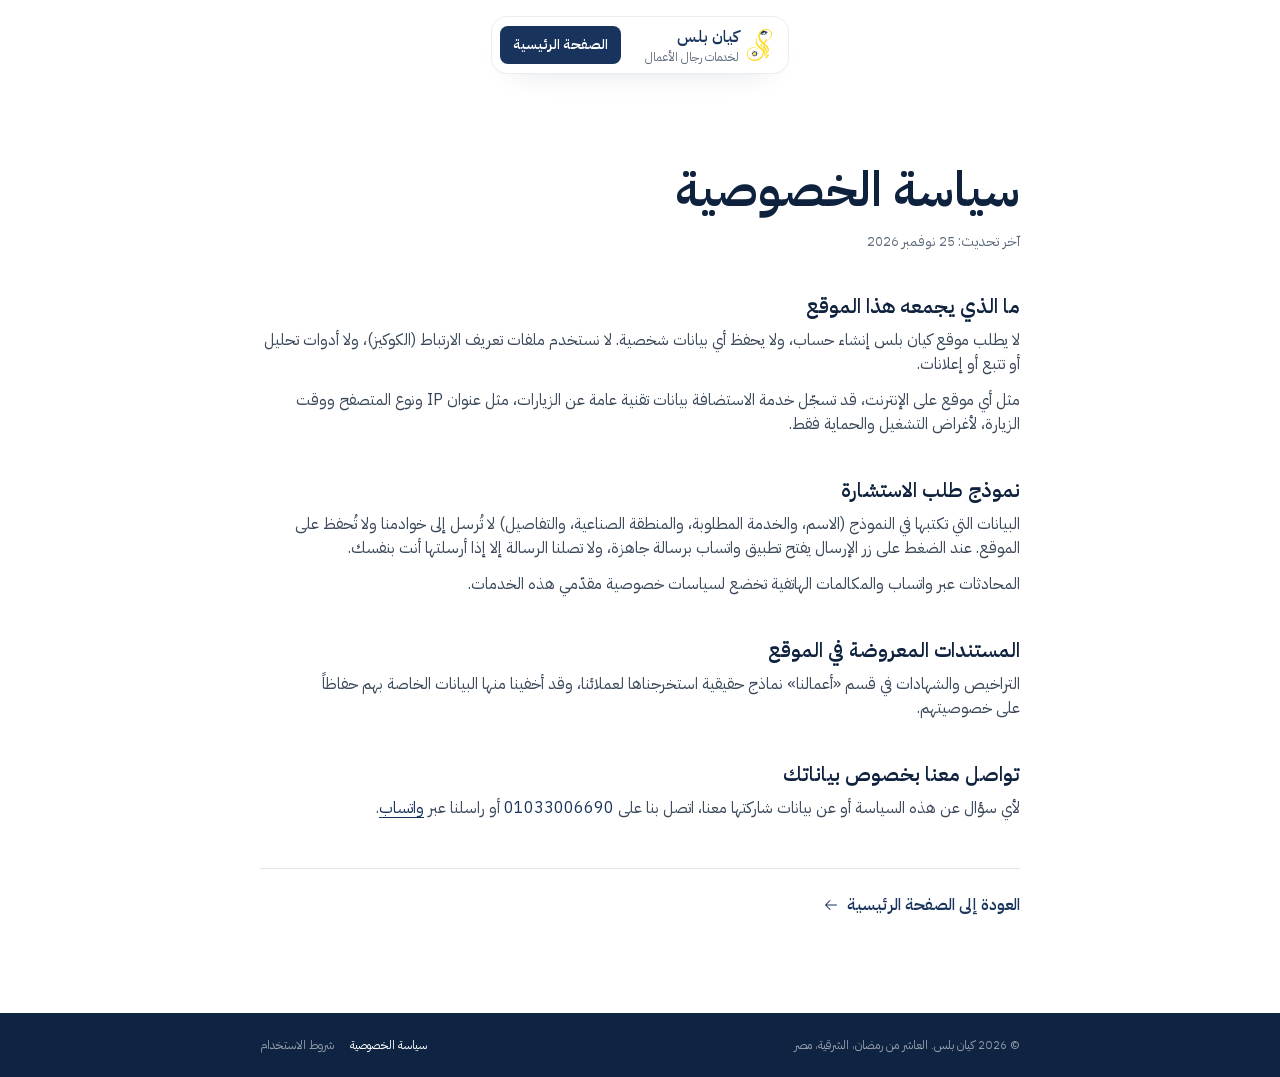
<file: privacy.html>
<!DOCTYPE html>
<html lang="ar" dir="rtl">
<head>
    <meta charset="UTF-8">
    <meta name="viewport" content="width=device-width, initial-scale=1, viewport-fit=cover">
    <title>سياسة الخصوصية | كيان بلس</title>
    <meta name="description" content="كيف يتعامل موقع كيان بلس مع بياناتك: لا ملفات تعريف ارتباط، ولا أدوات تتبع، وبيانات نموذج الاستشارة تُرسل مباشرة إلى واتساب ولا تُحفظ على الموقع.">
    <meta name="theme-color" content="#FFFFFF">
    <meta name="color-scheme" content="light">
    <link rel="canonical" href="https://kayanplus.com/privacy.html">
    <meta property="og:type" content="website">
    <meta property="og:site_name" content="كيان بلس">
    <meta property="og:locale" content="ar_EG">
    <meta property="og:title" content="سياسة الخصوصية | كيان بلس">
    <meta property="og:url" content="https://kayanplus.com/privacy.html">
    <meta property="og:image" content="https://kayanplus.com/assets/img/og-image.jpg">
    <link rel="icon" href="assets/img/brand/favicon-32.png" sizes="32x32" type="image/png">
    <link rel="icon" href="assets/img/brand/favicon-192.png" sizes="192x192" type="image/png">
    <link rel="apple-touch-icon" href="assets/img/brand/apple-touch-icon.png">
    <link rel="stylesheet" href="assets/css/page.css">
</head>
<body>
    <a class="skip-link" href="#main">تخطَّ إلى المحتوى</a>
    <svg width="0" height="0" style="position:absolute" aria-hidden="true" focusable="false">
        <symbol id="i-arrow" viewBox="0 0 256 256"><path d="M224,128a8,8,0,0,1-8,8H59.31l58.35,58.34a8,8,0,0,1-11.32,11.32l-72-72a8,8,0,0,1,0-11.32l72-72a8,8,0,0,1,11.32,11.32L59.31,120H216A8,8,0,0,1,224,128Z"/></symbol>
    </svg>

    <header class="hdr">
        <div class="hdr-in">
            <a class="brand" href="index.html" aria-label="كيان بلس، الصفحة الرئيسية">
                <img src="assets/img/brand/kayan-mark.webp" width="98" height="128" alt="">
                <span class="brand-text"><b>كيان بلس</b><small>لخدمات رجال الأعمال</small></span>
            </a>
            <a class="btn btn-primary btn-sm" href="index.html">الصفحة الرئيسية</a>
        </div>
    </header>

    <main id="main">
        <article class="page">
            <div class="container">
                <h1>سياسة الخصوصية</h1>
                <p class="updated">آخر تحديث: 25 نوفمبر 2026</p>

                <div class="prose">
                    <h2>ما الذي يجمعه هذا الموقع</h2>
                    <p>لا يطلب موقع كيان بلس إنشاء حساب، ولا يحفظ أي بيانات شخصية. لا نستخدم ملفات تعريف الارتباط (الكوكيز)، ولا أدوات تحليل أو تتبع أو إعلانات.</p>
                    <p>مثل أي موقع على الإنترنت، قد تسجّل خدمة الاستضافة بيانات تقنية عامة عن الزيارات، مثل عنوان IP ونوع المتصفح ووقت الزيارة، لأغراض التشغيل والحماية فقط.</p>

                    <h2>نموذج طلب الاستشارة</h2>
                    <p>البيانات التي تكتبها في النموذج (الاسم، والخدمة المطلوبة، والمنطقة الصناعية، والتفاصيل) لا تُرسل إلى خوادمنا ولا تُحفظ على الموقع. عند الضغط على زر الإرسال يفتح تطبيق واتساب برسالة جاهزة، ولا تصلنا الرسالة إلا إذا أرسلتها أنت بنفسك.</p>
                    <p>المحادثات عبر واتساب والمكالمات الهاتفية تخضع لسياسات خصوصية مقدّمي هذه الخدمات.</p>

                    <h2>المستندات المعروضة في الموقع</h2>
                    <p>التراخيص والشهادات في قسم «أعمالنا» نماذج حقيقية استخرجناها لعملائنا، وقد أخفينا منها البيانات الخاصة بهم حفاظاً على خصوصيتهم.</p>

                    <h2>تواصل معنا بخصوص بياناتك</h2>
                    <p>لأي سؤال عن هذه السياسة أو عن بيانات شاركتها معنا، اتصل بنا على <a href="tel:+201033006690"><span class="ltr">01033006690</span></a> أو راسلنا عبر <a href="https://wa.me/201033006690" target="_blank" rel="noopener">واتساب</a>.</p>
                </div>

                <p class="page-back"><a class="text-link" href="index.html">العودة إلى الصفحة الرئيسية<svg class="i" aria-hidden="true"><use href="#i-arrow"/></svg></a></p>
            </div>
        </article>
    </main>

    <footer class="footer">
        <div class="container footer-in">
            <p>© 2026 كيان بلس. العاشر من رمضان، الشرقية، مصر</p>
            <ul class="footer-legal">
                <li><a href="privacy.html" aria-current="page">سياسة الخصوصية</a></li>
                <li><a href="terms.html">شروط الاستخدام</a></li>
            </ul>
        </div>
    </footer>
</body>
</html>
</file>
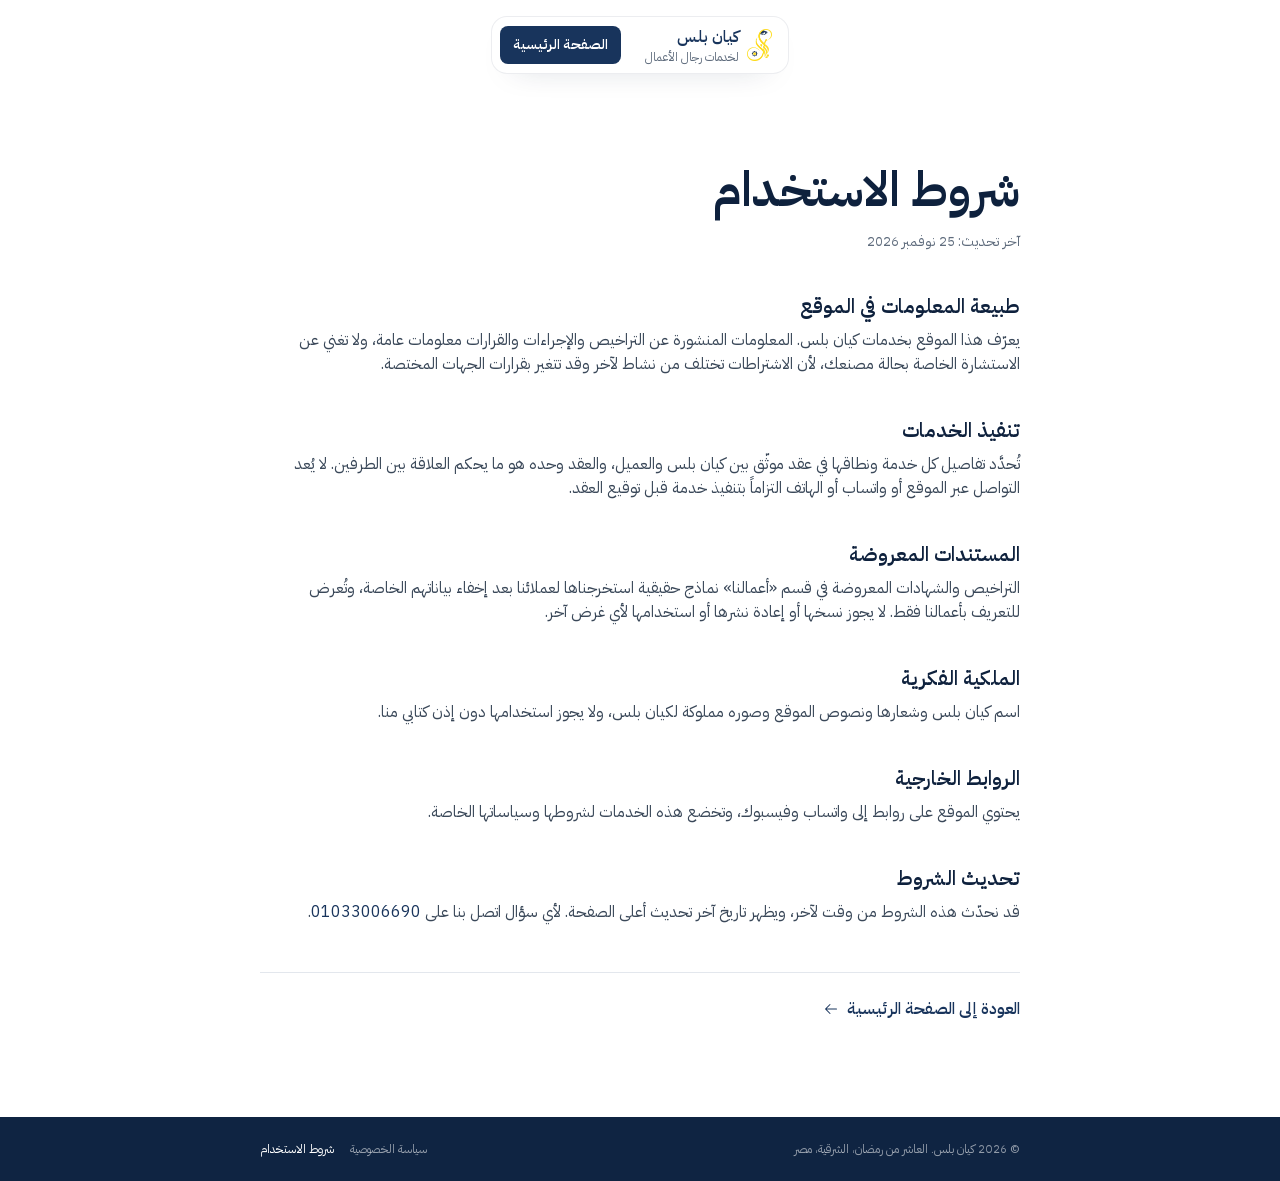
<file: terms.html>
<!DOCTYPE html>
<html lang="ar" dir="rtl">
<head>
    <meta charset="UTF-8">
    <meta name="viewport" content="width=device-width, initial-scale=1, viewport-fit=cover">
    <title>شروط الاستخدام | كيان بلس</title>
    <meta name="description" content="شروط استخدام موقع كيان بلس: طبيعة المعلومات المنشورة، والمستندات المعروضة، وحقوق الملكية، والعلاقة التعاقدية مع العملاء.">
    <meta name="theme-color" content="#FFFFFF">
    <meta name="color-scheme" content="light">
    <link rel="canonical" href="https://kayanplus.com/terms.html">
    <meta property="og:type" content="website">
    <meta property="og:site_name" content="كيان بلس">
    <meta property="og:locale" content="ar_EG">
    <meta property="og:title" content="شروط الاستخدام | كيان بلس">
    <meta property="og:url" content="https://kayanplus.com/terms.html">
    <meta property="og:image" content="https://kayanplus.com/assets/img/og-image.jpg">
    <link rel="icon" href="assets/img/brand/favicon-32.png" sizes="32x32" type="image/png">
    <link rel="icon" href="assets/img/brand/favicon-192.png" sizes="192x192" type="image/png">
    <link rel="apple-touch-icon" href="assets/img/brand/apple-touch-icon.png">
    <link rel="stylesheet" href="assets/css/page.css">
</head>
<body>
    <a class="skip-link" href="#main">تخطَّ إلى المحتوى</a>
    <svg width="0" height="0" style="position:absolute" aria-hidden="true" focusable="false">
        <symbol id="i-arrow" viewBox="0 0 256 256"><path d="M224,128a8,8,0,0,1-8,8H59.31l58.35,58.34a8,8,0,0,1-11.32,11.32l-72-72a8,8,0,0,1,0-11.32l72-72a8,8,0,0,1,11.32,11.32L59.31,120H216A8,8,0,0,1,224,128Z"/></symbol>
    </svg>

    <header class="hdr">
        <div class="hdr-in">
            <a class="brand" href="index.html" aria-label="كيان بلس، الصفحة الرئيسية">
                <img src="assets/img/brand/kayan-mark.webp" width="98" height="128" alt="">
                <span class="brand-text"><b>كيان بلس</b><small>لخدمات رجال الأعمال</small></span>
            </a>
            <a class="btn btn-primary btn-sm" href="index.html">الصفحة الرئيسية</a>
        </div>
    </header>

    <main id="main">
        <article class="page">
            <div class="container">
                <h1>شروط الاستخدام</h1>
                <p class="updated">آخر تحديث: 25 نوفمبر 2026</p>

                <div class="prose">
                    <h2>طبيعة المعلومات في الموقع</h2>
                    <p>يعرّف هذا الموقع بخدمات كيان بلس. المعلومات المنشورة عن التراخيص والإجراءات والقرارات معلومات عامة، ولا تغني عن الاستشارة الخاصة بحالة مصنعك، لأن الاشتراطات تختلف من نشاط لآخر وقد تتغير بقرارات الجهات المختصة.</p>

                    <h2>تنفيذ الخدمات</h2>
                    <p>تُحدَّد تفاصيل كل خدمة ونطاقها في عقد موثّق بين كيان بلس والعميل، والعقد وحده هو ما يحكم العلاقة بين الطرفين. لا يُعد التواصل عبر الموقع أو واتساب أو الهاتف التزاماً بتنفيذ خدمة قبل توقيع العقد.</p>

                    <h2>المستندات المعروضة</h2>
                    <p>التراخيص والشهادات المعروضة في قسم «أعمالنا» نماذج حقيقية استخرجناها لعملائنا بعد إخفاء بياناتهم الخاصة، وتُعرض للتعريف بأعمالنا فقط. لا يجوز نسخها أو إعادة نشرها أو استخدامها لأي غرض آخر.</p>

                    <h2>الملكية الفكرية</h2>
                    <p>اسم كيان بلس وشعارها ونصوص الموقع وصوره مملوكة لكيان بلس، ولا يجوز استخدامها دون إذن كتابي منا.</p>

                    <h2>الروابط الخارجية</h2>
                    <p>يحتوي الموقع على روابط إلى واتساب وفيسبوك، وتخضع هذه الخدمات لشروطها وسياساتها الخاصة.</p>

                    <h2>تحديث الشروط</h2>
                    <p>قد نحدّث هذه الشروط من وقت لآخر، ويظهر تاريخ آخر تحديث أعلى الصفحة. لأي سؤال اتصل بنا على <a href="tel:+201033006690"><span class="ltr">01033006690</span></a>.</p>
                </div>

                <p class="page-back"><a class="text-link" href="index.html">العودة إلى الصفحة الرئيسية<svg class="i" aria-hidden="true"><use href="#i-arrow"/></svg></a></p>
            </div>
        </article>
    </main>

    <footer class="footer">
        <div class="container footer-in">
            <p>© 2026 كيان بلس. العاشر من رمضان، الشرقية، مصر</p>
            <ul class="footer-legal">
                <li><a href="privacy.html">سياسة الخصوصية</a></li>
                <li><a href="terms.html" aria-current="page">شروط الاستخدام</a></li>
            </ul>
        </div>
    </footer>
</body>
</html>
</file>
<file: assets/css/page.css>
/* Kayan Plus: shared styles for the secondary pages (404, privacy, terms).
   Same tokens and rules as the inline design system in index.html. */

@font-face{font-family:"IBM Plex Sans Arabic";font-style:normal;font-weight:400;font-display:swap;src:url(../fonts/ibm-plex-sans-arabic-400.woff2) format("woff2")}
@font-face{font-family:"IBM Plex Sans Arabic";font-style:normal;font-weight:500;font-display:swap;src:url(../fonts/ibm-plex-sans-arabic-500.woff2) format("woff2")}
@font-face{font-family:"IBM Plex Sans Arabic";font-style:normal;font-weight:600;font-display:swap;src:url(../fonts/ibm-plex-sans-arabic-600.woff2) format("woff2")}

:root{
    color-scheme:light;
    --font:"IBM Plex Sans Arabic",system-ui,"Segoe UI",sans-serif;
    --ink:#0E213D;
    --navy:#18345C;
    --navy-900:#0F2442;
    --navy-600:#2D5585;
    --navy-50:#EEF2F7;
    --yellow:#FCD81C;
    --text:#3A4859;
    --muted:#5F6C7D;
    --line:#E3E7ED;
    --line-2:#CBD3DE;
    --on-dark:rgba(255,255,255,.72);
    --on-dark-2:rgba(255,255,255,.55);
    --line-dark:rgba(255,255,255,.14);

    --heading-1:600 3.75rem/1.25 var(--font);
    --heading-2:600 3rem/1.25 var(--font);
    --heading-3:600 2.25rem/1.25 var(--font);
    --heading-6:600 1.25rem/1.75rem var(--font);
    --title-4:500 .875rem/1.25rem var(--font);
    --body-1:600 1rem/1.5rem var(--font);
    --body-3:400 1rem/1.5rem var(--font);
    --body-7:400 1.125rem/1.75rem var(--font);
    --button-md:600 1rem/1.5rem var(--font);
    --button-sm:600 .875rem/1.25rem var(--font);
    --caption-2:400 .875rem/1.25rem var(--font);
    --caption-5:400 .75rem/1rem var(--font);

    --ease:cubic-bezier(.22,1,.36,1);
    --t-move:500ms;
    --t-fade:300ms;
    --gutter:24px;
}
@media (min-width:768px){:root{--gutter:32px}}
@media (min-width:1024px){:root{--gutter:40px}}

*,*::before,*::after{box-sizing:border-box;margin:0;padding:0}
html{-webkit-text-size-adjust:100%;text-size-adjust:100%}
body{display:flex;flex-direction:column;min-height:100vh;min-height:100dvh;font:var(--body-3);color:var(--text);background:#fff;font-synthesis:none;-webkit-font-smoothing:antialiased;-moz-osx-font-smoothing:grayscale}
h1,h2{color:var(--ink);text-wrap:balance}
p,li{text-wrap:pretty}
b,strong{font-weight:600}
a{color:inherit;text-decoration:none}
img,svg{display:block;max-width:100%}
ul{list-style:none}
::selection{background:var(--yellow);color:var(--navy-900)}
:focus-visible{outline:2px solid var(--navy-600);outline-offset:2px}
.i{width:20px;height:20px;flex:none;fill:currentColor}
.container{width:min(100% - 2 * var(--gutter),760px);margin-inline:auto}
.skip-link{position:fixed;top:16px;inset-inline-start:16px;z-index:200;padding:8px 12px;border-radius:8px;background:var(--navy);color:#fff;font:var(--button-md);transform:translateY(-200%);transition:transform var(--t-move) var(--ease)}
.skip-link:focus{transform:none}
.ltr{direction:ltr;unicode-bidi:isolate;display:inline-block}

/* Buttons */
.btn{display:inline-flex;align-items:center;justify-content:center;gap:8px;padding:8px 12px;border:1px solid transparent;border-radius:8px;font:var(--button-md);white-space:nowrap;transition:background-color var(--t-fade) var(--ease),border-color var(--t-fade) var(--ease),transform var(--t-move) var(--ease)}
.btn:active{transform:scale(.98)}
.btn-primary{background:var(--navy);color:#fff}
.btn-primary:hover{background:var(--navy-900)}
.btn-sm{font:var(--button-sm)}
.text-link{display:inline-flex;align-items:center;gap:8px;color:var(--navy);font:var(--body-1);transition:color var(--t-fade) var(--ease)}
.text-link:hover{color:var(--navy-600)}
.text-link .i{width:16px;height:16px;transition:transform var(--t-move) var(--ease)}
.text-link:hover .i{transform:translateX(-4px)}

/* Floating bar */
.hdr{position:fixed;top:12px;inset-inline:0;z-index:60;display:flex;justify-content:center;padding-inline:12px;pointer-events:none}
.hdr-in{display:flex;align-items:center;gap:16px;max-width:100%;padding:8px;padding-inline-start:16px;border:1px solid rgba(14,33,61,.08);border-radius:16px;background:rgba(255,255,255,.75);-webkit-backdrop-filter:blur(16px) saturate(1.5);backdrop-filter:blur(16px) saturate(1.5);box-shadow:0 12px 32px -24px rgba(14,33,61,.4);pointer-events:auto}
.brand{display:flex;align-items:center;gap:8px;flex:none}
.brand img{width:auto;height:32px}
.brand-text{display:flex;flex-direction:column}
.brand-text b{color:var(--navy);font:var(--body-1)}
.brand-text small{color:var(--muted);font:var(--caption-5)}
@media (min-width:1024px){.hdr{top:16px}.hdr-in{gap:24px}}

/* Content */
main{flex:1;padding-top:80px}
.page{padding-block:48px 64px}
.page h1{font:var(--heading-3)}
.updated{margin-top:12px;color:var(--muted);font:var(--caption-2)}
.prose{margin-top:40px}
.prose h2{margin-top:40px;margin-bottom:8px;font:var(--heading-6)}
.prose h2:first-child{margin-top:0}
.prose p+p{margin-top:12px}
.prose a{color:var(--navy);text-decoration:underline;text-underline-offset:4px;text-decoration-thickness:1px;transition:color var(--t-fade) var(--ease)}
.prose a:hover{color:var(--navy-600)}
.page-back{margin-top:48px;padding-top:24px;border-top:1px solid var(--line)}

/* 404 */
.notfound{padding-block:64px 96px;text-align:center}
.notfound-code{color:var(--muted);font:var(--title-4);font-variant-numeric:tabular-nums}
.notfound h1{width:fit-content;max-width:680px;margin:16px auto 0;font:var(--heading-3);background:linear-gradient(to left,#000000,#666666);-webkit-background-clip:text;background-clip:text;color:transparent;-webkit-text-fill-color:transparent}
.notfound p{max-width:680px;margin:24px auto 0}
.notfound-cta{display:flex;flex-direction:column;align-items:center;gap:16px;margin-top:32px}
@media (min-width:640px){
    .page h1,.notfound h1{font:var(--heading-2)}
    .notfound p{font:var(--body-7)}
    .notfound-cta{flex-direction:row;justify-content:center;gap:24px}
}
@media (min-width:1024px){
    main{padding-top:96px}
    .page{padding-block:64px 96px}
    .notfound{padding-block:96px}
    .notfound h1{font:var(--heading-1)}
}
@media (forced-colors:active){.notfound h1{background:none;-webkit-text-fill-color:currentColor}}

/* Footer */
.footer{background:var(--navy-900);color:var(--on-dark-2);font:var(--caption-5)}
.footer :focus-visible{outline-color:var(--yellow)}
.footer-in{display:flex;flex-wrap:wrap;justify-content:space-between;gap:8px 32px;padding-block:24px calc(24px + env(safe-area-inset-bottom))}
.footer-legal{display:flex;flex-wrap:wrap;gap:16px}
.footer a{transition:color var(--t-fade) var(--ease)}
.footer a:hover,.footer a[aria-current="page"]{color:#fff}

@media (prefers-reduced-motion:reduce){
    *,*::before,*::after{transition-property:opacity,color,background-color,border-color!important}
}
</file>
